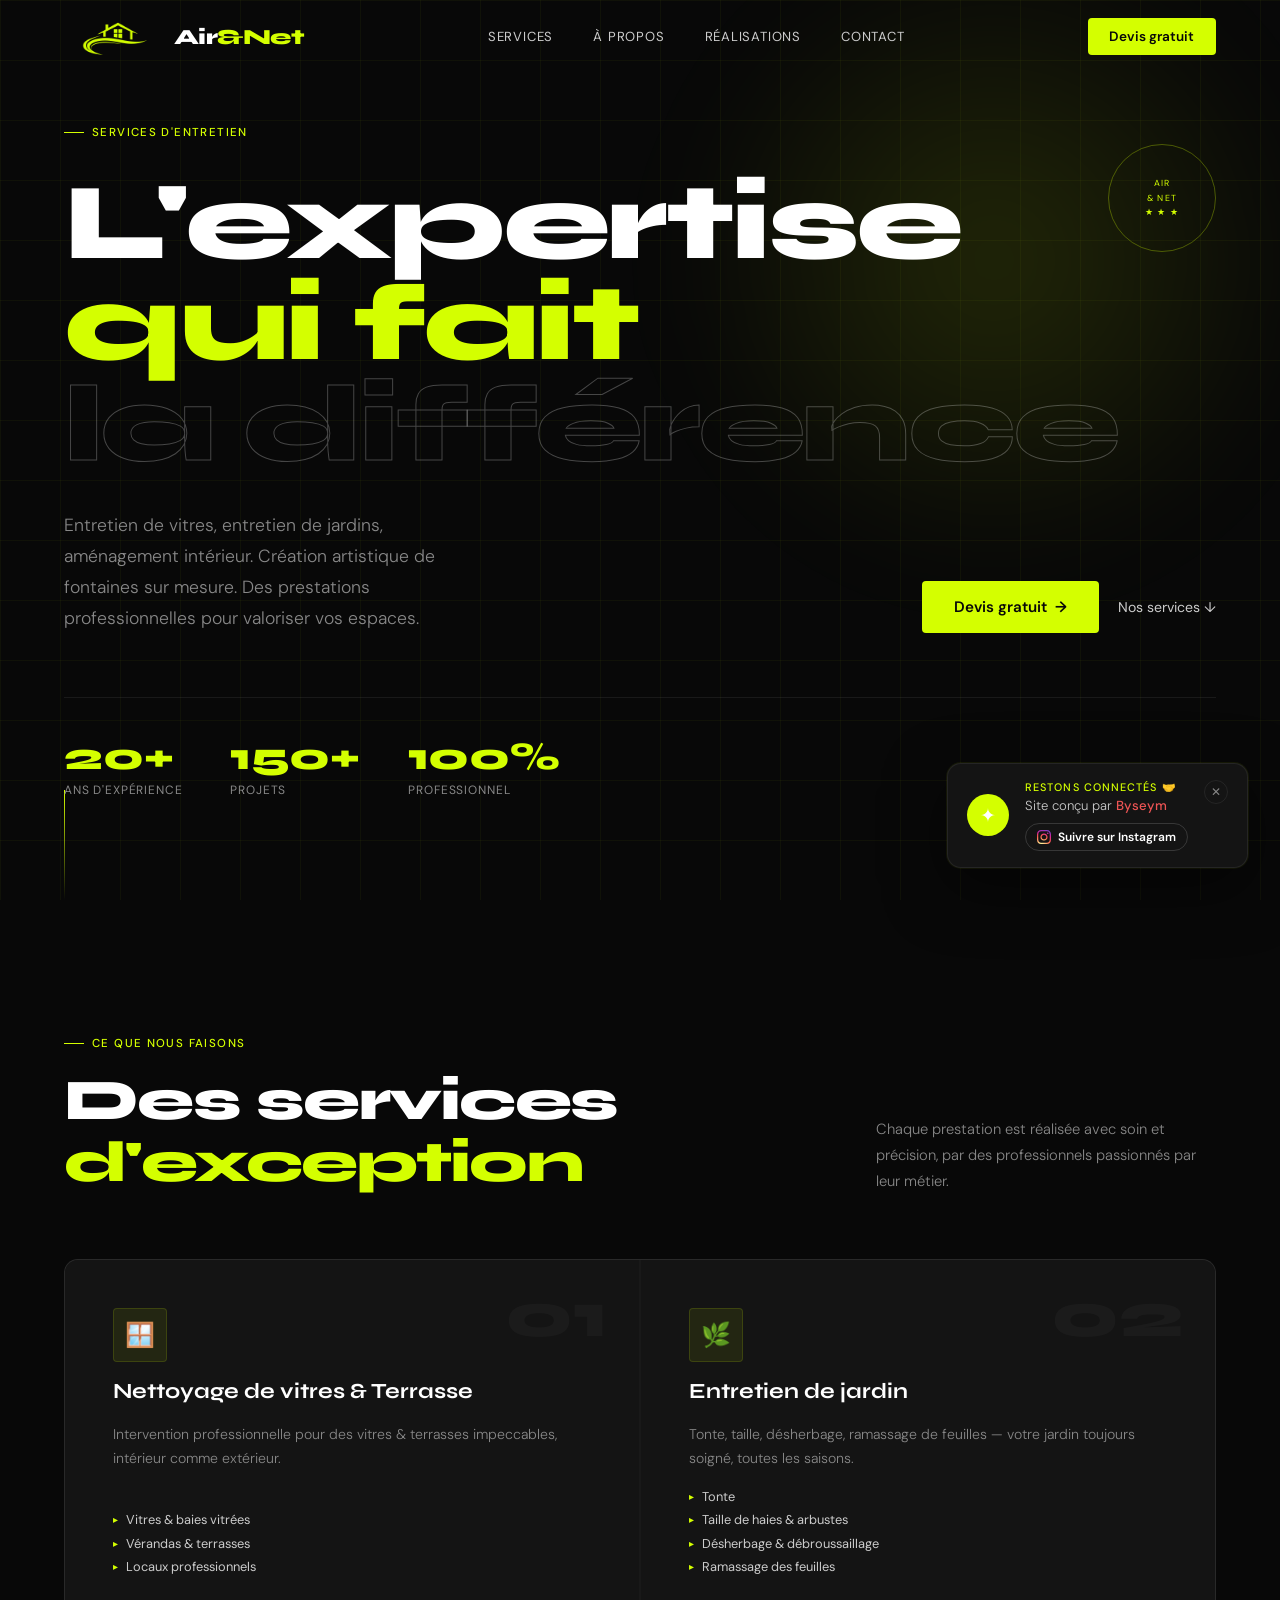
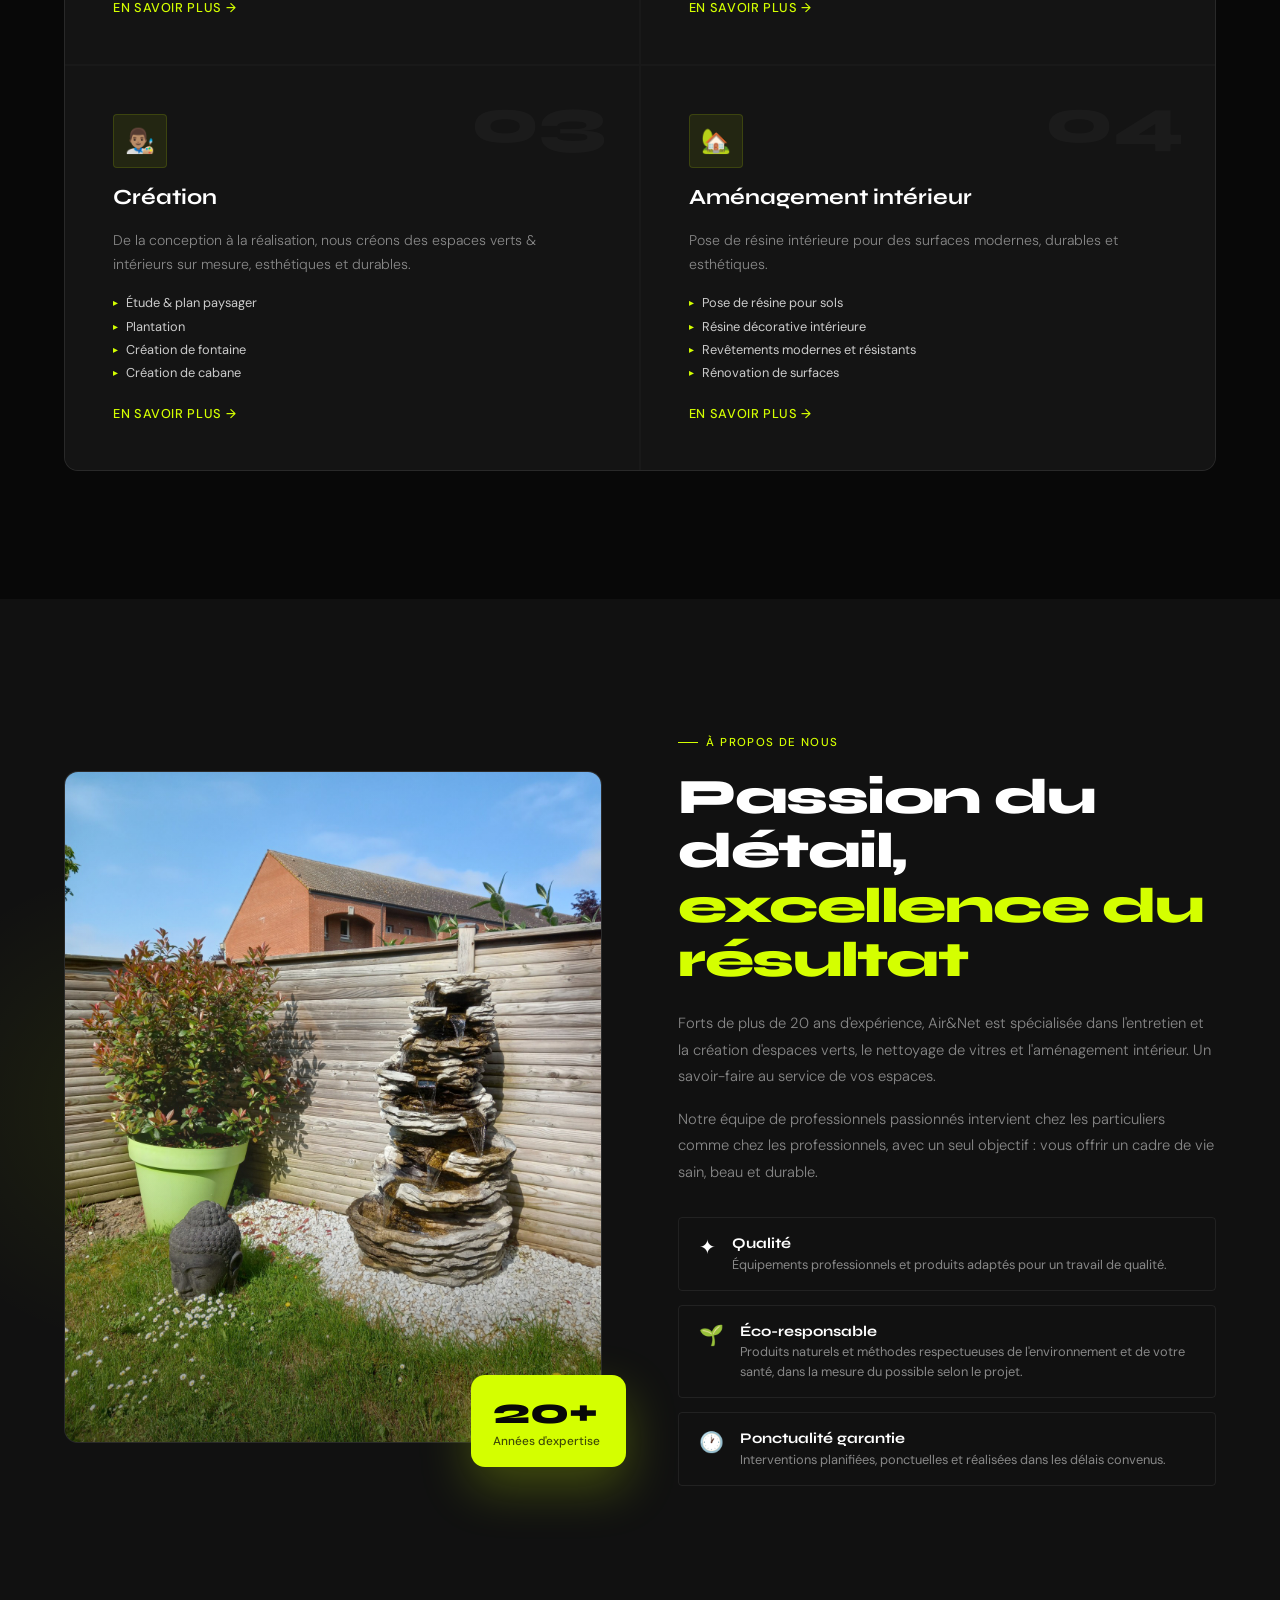
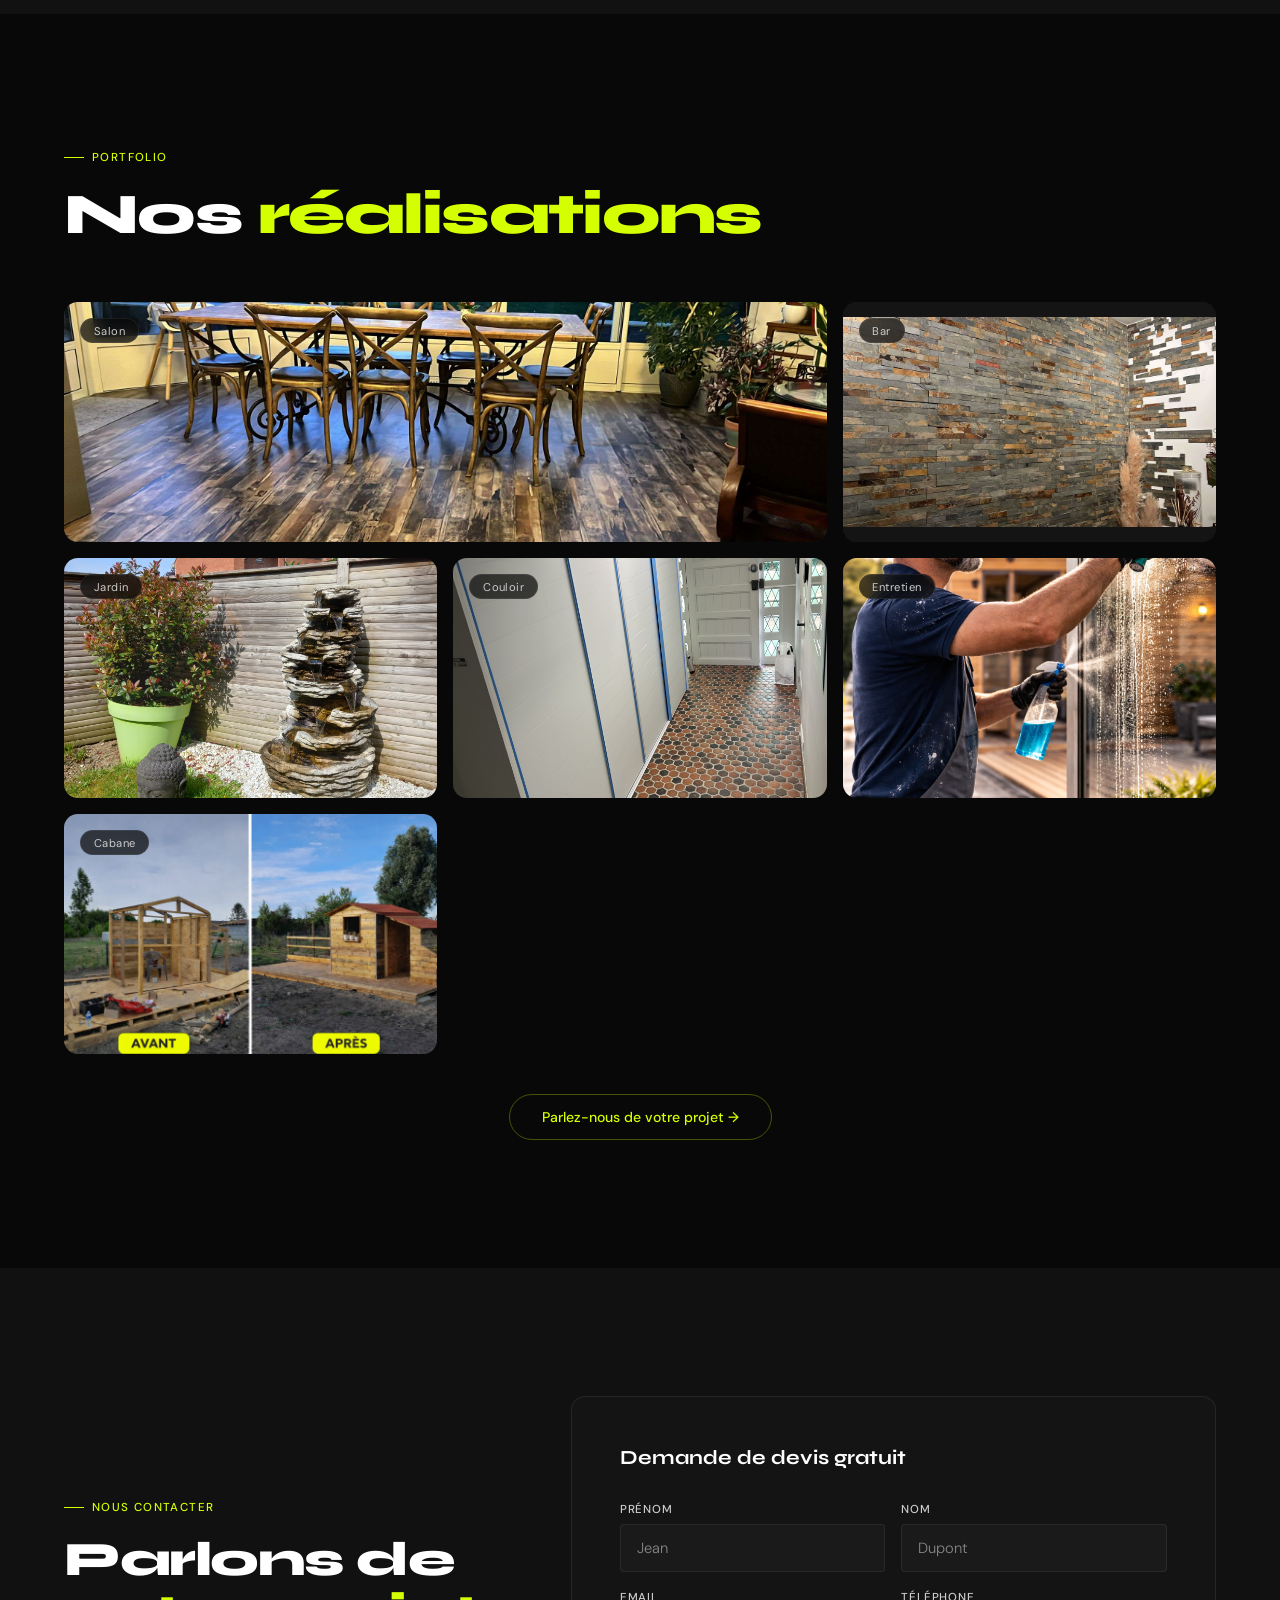
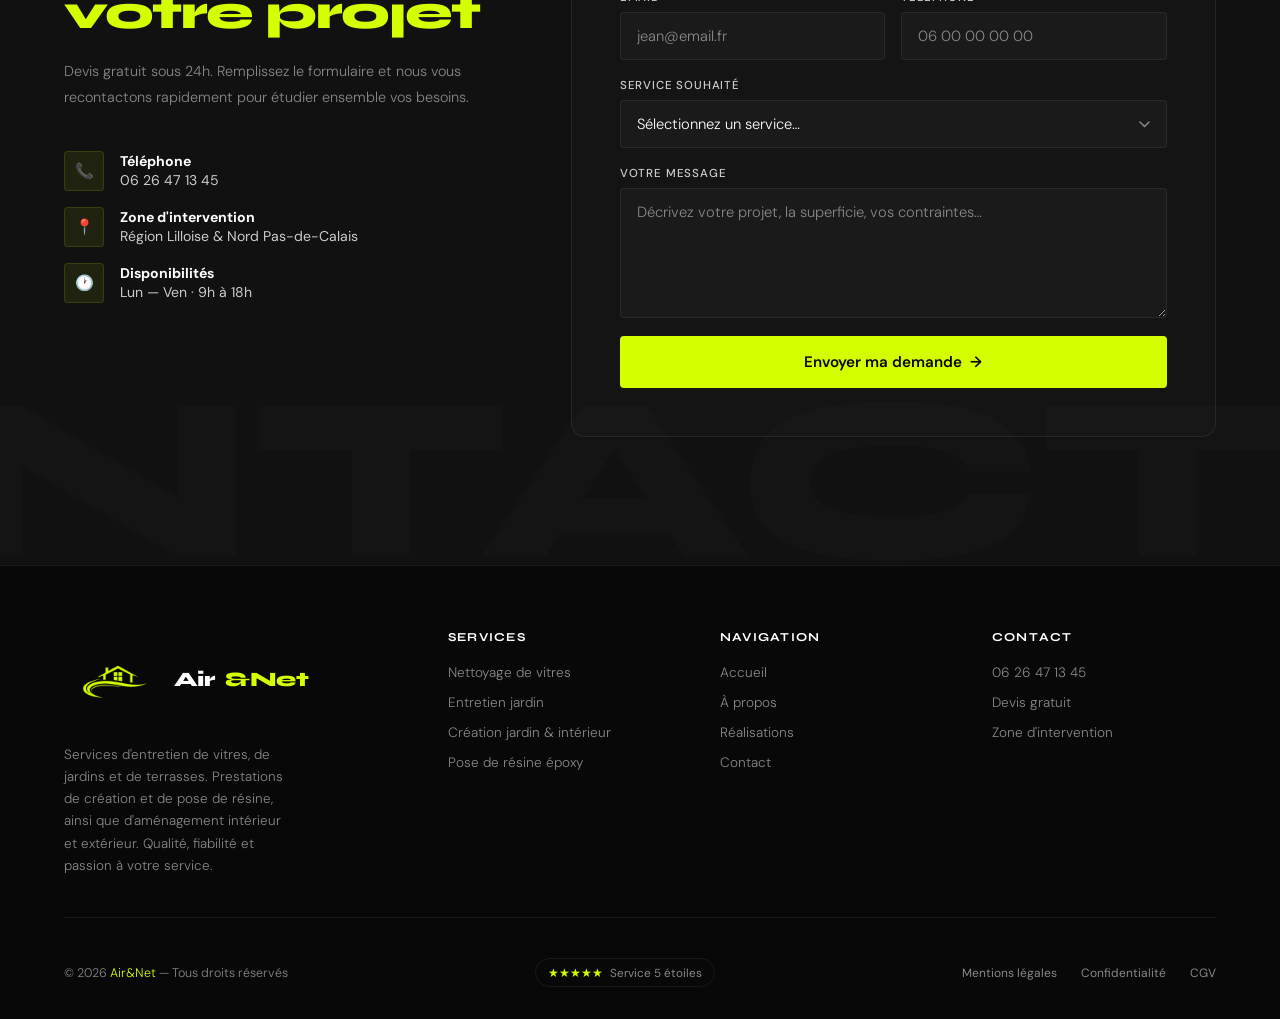
<file: index.html>
<!DOCTYPE html>
<html lang="fr">
<head>
  <meta charset="UTF-8" />
  <meta name="viewport" content="width=device-width, initial-scale=1.0" />

  <!-- ══════════════════════════════════════════
       SEO — INFORMATIONS DE BASE
  ══════════════════════════════════════════ -->
  <title>Air&amp;Net — Nettoyage vitres, jardins, résine époxy | Nord Pas-de-Calais</title>
  <meta name="description" content="Air&amp;Net, expert en nettoyage de vitres, entretien et création de jardins, pose de résine époxy et aménagement intérieur. Intervention dans la région lilloise et le Nord Pas-de-Calais. Devis gratuit sous 24h." />
  <meta name="keywords" content="nettoyage vitres, entretien jardin, création jardin, résine époxy, aménagement intérieur, paysagiste lille, nettoyage fenêtres nord, pose résine sol, espaces verts nord pas de calais, Air Net" />
  <meta name="author" content="Air&amp;Net" />
  <meta name="robots" content="index, follow" />
  <link rel="canonical" href="https://www.airnet-services.fr/" />

  <!-- ══════════════════════════════════════════
       SEO — OPEN GRAPH (partage Facebook / LinkedIn)
  ══════════════════════════════════════════ -->
  <meta property="og:type" content="website" />
  <meta property="og:url" content="https://www.airnet-services.fr/" />
  <meta property="og:title" content="Air&amp;Net — Nettoyage vitres, jardins &amp; résine époxy | Nord" />
  <meta property="og:description" content="Nettoyage de vitres, entretien et création de jardins, pose de résine époxy et aménagement intérieur. Service professionnel dans la région lilloise. Devis gratuit sous 24h." />
  <meta property="og:image" content="https://www.airnet-services.fr/img/og-image.jpg" />
  <meta property="og:image:width" content="1200" />
  <meta property="og:image:height" content="630" />
  <meta property="og:locale" content="fr_FR" />
  <meta property="og:site_name" content="Air&amp;Net" />

  <!-- ══════════════════════════════════════════
       SEO — TWITTER CARD
  ══════════════════════════════════════════ -->
  <meta name="twitter:card" content="summary_large_image" />
  <meta name="twitter:title" content="Air&amp;Net — Nettoyage vitres, jardins &amp; résine époxy | Nord" />
  <meta name="twitter:description" content="Nettoyage de vitres, entretien et création de jardins, pose de résine époxy. Région lilloise. Devis gratuit sous 24h." />
  <meta name="twitter:image" content="https://www.airnet-services.fr/img/og-image.jpg" />

  <!-- ══════════════════════════════════════════
       SEO — DONNÉES STRUCTURÉES JSON-LD
       Google affiche vos infos dans les résultats :
       téléphone, horaires, zone, services
  ══════════════════════════════════════════ -->
  <script type="application/ld+json">
  {
    "@context": "https://schema.org",
    "@type": "LocalBusiness",
    "name": "Air&Net",
    "description": "Services professionnels de nettoyage de vitres, entretien et création de jardins, pose de résine époxy et aménagement intérieur dans le Nord Pas-de-Calais.",
    "url": "https://www.airnet-services.fr",
    "logo": "https://www.airnet-services.fr/img/airnet_logo_transparent.png",
    "image": "https://www.airnet-services.fr/img/og-image.jpg",
    "telephone": "+33626471345",
    "priceRange": "€€",
    "currenciesAccepted": "EUR",
    "paymentAccepted": "Cash, Carte bancaire, Virement",
    "areaServed": {
      "@type": "AdministrativeArea",
      "name": "Nord Pas-de-Calais"
      
    },
    "address": {
      "@type": "PostalAddress",
      "addressRegion": "Nord Pas-de-Calais",
      "addressCountry": "FR"
    },
    "openingHoursSpecification": [
      {
        "@type": "OpeningHoursSpecification",
        "dayOfWeek": ["Monday","Tuesday","Wednesday","Thursday","Friday"],
        "opens": "09:00",
        "closes": "18:00"
      }
    ],
    "sameAs": [
      "https://www.instagram.com/byseym"
    ],
    "hasOfferCatalog": {
      "@type": "OfferCatalog",
      "name": "Services Air&Net",
      "itemListElement": [
        { "@type": "Offer", "itemOffered": { "@type": "Service", "name": "Nettoyage de vitres et terrasses" } },
        { "@type": "Offer", "itemOffered": { "@type": "Service", "name": "Entretien de jardin" } },
        { "@type": "Offer", "itemOffered": { "@type": "Service", "name": "Création de jardin et aménagement extérieur" } },
        { "@type": "Offer", "itemOffered": { "@type": "Service", "name": "Pose de résine époxy" } },
        { "@type": "Offer", "itemOffered": { "@type": "Service", "name": "Aménagement intérieur" } }
      ]
    }
  }
  </script>

  <!-- Favicon -->
  <link rel="icon" type="image/png" href="img/airnet_logo_transparent.png" />
  <link rel="apple-touch-icon" href="img/airnet_logo_transparent.png" />
  <meta name="theme-color" content="#d4ff00" />

  <!-- Google Fonts -->
  <link rel="preconnect" href="https://fonts.googleapis.com" />
  <link rel="preconnect" href="https://fonts.gstatic.com" crossorigin />
  <link href="https://fonts.googleapis.com/css2?family=Syne:wght@400;600;700;800&family=DM+Sans:wght@300;400;500&display=swap" rel="stylesheet" />

  <!-- CSS — un fichier par section -->
  <link rel="stylesheet" href="css/global.css" />
  <link rel="stylesheet" href="css/navbar.css" />
  <link rel="stylesheet" href="css/hero.css" />
  <link rel="stylesheet" href="css/services.css" />
  <link rel="stylesheet" href="css/about.css" />
  <link rel="stylesheet" href="css/realisations.css" />
  <link rel="stylesheet" href="css/contact.css" />
  <link rel="stylesheet" href="css/footer.css" />
  <link rel="stylesheet" href="css/toast.css" />
</head>
<body>

<!-- ════════════════════════════════════════════════
     NAVBAR
════════════════════════════════════════════════ -->
<header class="navbar" id="top">
  <a href="#top" class="nav-logo">
    <div class="nav-logo__icon"><img src="img/airnet_logo_transparent.png" alt="Logo Air&amp;Net" /></div>
    <div class="nav-logo__text">Air<span>&amp;</span><span>Net</span></div>
  </a>

  <nav class="nav-links">
    <a href="#services">Services</a>
    <a href="#about">À propos</a>
    <a href="#realisations">Réalisations</a>
    <a href="#contact">Contact</a>
  </nav>

  <a href="#contact" class="nav-cta">Devis gratuit</a>

  <button class="nav-burger" id="burger" aria-label="Menu">
    <span></span><span></span><span></span>
  </button>
</header>

<!-- Menu mobile -->
<nav class="nav-mobile" id="nav-mobile">
  <a href="#services">Services</a>
  <a href="#about">À propos</a>
  <a href="#realisations">Réalisations</a>
  <a href="#contact">Contact</a>
  <a href="#contact" class="nav-cta">Devis gratuit</a>
</nav>


<!-- ════════════════════════════════════════════════
     HERO
════════════════════════════════════════════════ -->
<section class="hero" id="accueil">
  <div class="hero__bg">
    <div class="hero__grid"></div>
    <div class="hero__blob"></div>
    <div class="hero__line"></div>
  </div>

  <div class="hero__badge" aria-hidden="true">
    <div class="hero__badge-text">Air<br/>&amp; Net<br/>★ ★ ★</div>
  </div>

  <div class="container hero__content">
    <div class="tag hero__tag">Services d'entretien</div>

    <h1 class="hero__title">
      <span>L'expertise</span>
      <span class="line-accent">qui fait</span>
      <span class="line-outline">la différence</span>
    </h1>

    <div class="hero__bottom">
      <p class="hero__desc">
        Entretien de vitres, entretien de jardins, aménagement intérieur.
        Création artistique de fontaines sur mesure.
        Des prestations professionnelles pour valoriser vos espaces.
      </p>
      <div class="hero__actions">
        <a href="#contact" class="btn-primary">
          Devis gratuit <span class="arrow">→</span>
        </a>
        <a href="#services" class="btn-ghost">Nos services ↓</a>
      </div>
    </div>

    <div class="hero__stats">
      <div>
        <div class="stat__number"><span data-count="20" data-suffix="+">0+</span></div>
        <div class="stat__label">Ans d'expérience</div>
      </div>
      <div>
        <div class="stat__number"><span data-count="150" data-suffix="+">0+</span></div>
        <div class="stat__label">Projets</div>
      </div>
      <div>
        <div class="stat__number"><span data-count="100" data-suffix="%">0%</span></div>
        <div class="stat__label">Professionnel</div>
      </div>
    </div>
  </div>
</section>


<!-- ════════════════════════════════════════════════
     SERVICES
════════════════════════════════════════════════ -->
<section class="services section" id="services">
  <div class="container">

    <div class="services__header reveal">
      <div>
        <div class="tag">Ce que nous faisons</div>
        <h2 class="services__title">
          Des services<br /><span class="accent">d'exception</span>
        </h2>
      </div>
      <p class="services__subtitle">
        Chaque prestation est réalisée avec soin et précision, par des professionnels passionnés par leur métier.
      </p>
    </div>

    <div class="services__grid reveal">

      <!-- Carte 1 -->
      <article class="service-card">
        <span class="service-card__num" aria-hidden="true">01</span>
        <div class="service-card__icon">🪟</div>
        <h3 class="service-card__title">Nettoyage de vitres &amp; Terrasse</h3>
        <p class="service-card__desc">
          Intervention professionnelle pour des vitres &amp; terrasses impeccables, intérieur comme extérieur.
        </p>
        <ul class="service-card__list">
          <li>Vitres &amp; baies vitrées</li>
          <li>Vérandas &amp; terrasses</li>
          <li>Locaux professionnels</li>
        </ul>
        <a href="#contact" class="service-card__link">En savoir plus →</a>
      </article>

      <!-- Carte 2 -->
      <article class="service-card">
        <span class="service-card__num" aria-hidden="true">02</span>
        <div class="service-card__icon">🌿</div>
        <h3 class="service-card__title">Entretien de jardin</h3>
        <p class="service-card__desc">
          Tonte, taille, désherbage, ramassage de feuilles — votre jardin toujours soigné, toutes les saisons.
        </p>
        <ul class="service-card__list">
          <li>Tonte</li>
          <li>Taille de haies &amp; arbustes</li>
          <li>Désherbage &amp; débroussaillage</li>
          <li>Ramassage des feuilles</li>
        </ul>
        <a href="#contact" class="service-card__link">En savoir plus →</a>
      </article>

      <!-- Carte 3 -->
      <article class="service-card">
        <span class="service-card__num" aria-hidden="true">03</span>
        <div class="service-card__icon">👨🏽‍🎨</div>
        <h3 class="service-card__title">Création</h3>
        <p class="service-card__desc">
          De la conception à la réalisation, nous créons des espaces verts &amp; intérieurs sur mesure, esthétiques et durables.
        </p>
        <ul class="service-card__list">
          <li>Étude &amp; plan paysager</li>
          <li>Plantation</li>
          <li>Création de fontaine</li>
          <li>Création de cabane</li>
        </ul>
        <a href="#contact" class="service-card__link">En savoir plus →</a>
      </article>

      <!-- Carte 4 -->
      <article class="service-card">
        <span class="service-card__num" aria-hidden="true">04</span>
        <div class="service-card__icon">🏡</div>
        <h3 class="service-card__title">Aménagement intérieur</h3>
        <p class="service-card__desc">
          Pose de résine intérieure pour des surfaces modernes, durables et esthétiques.
        </p>
        <ul class="service-card__list">
          <li>Pose de résine pour sols</li>
          <li>Résine décorative intérieure</li>
          <li>Revêtements modernes et résistants</li>
          <li>Rénovation de surfaces</li>
        </ul>
        <a href="#contact" class="service-card__link">En savoir plus →</a>
      </article>

    </div>
  </div>
</section>


<!-- ════════════════════════════════════════════════
     ABOUT
════════════════════════════════════════════════ -->
<section class="about section" id="about">
  <div class="container about__inner">

    <!-- Visuel -->
    <div class="about__visual reveal">
      <div class="about__frame">
        <img src="img/déco-jardin.jpg" alt="Jardin créé par Air&amp;Net" />
        <div class="about__frame-overlay"></div>
      </div>
      <div class="about__counter">
        <div class="about__counter-num">20+</div>
        <div class="about__counter-label">Années d'expertise</div>
      </div>
    </div>

    <!-- Texte -->
    <div class="about__text-col reveal">
      <div class="tag">À propos de nous</div>
      <h2 class="about__title">
        Passion du détail,<br /><span class="accent">excellence du résultat</span>
      </h2>
      <p class="about__text">
        Forts de plus de 20 ans d'expérience, Air&amp;Net est spécialisée dans l'entretien et la création d'espaces verts,
        le nettoyage de vitres et l'aménagement intérieur. Un savoir-faire au service de vos espaces.
      </p>
      <p class="about__text">
        Notre équipe de professionnels passionnés intervient chez les particuliers comme chez les
        professionnels, avec un seul objectif : vous offrir un cadre de vie sain, beau et durable.
      </p>

      <div class="about__values">
        <div class="about__value">
          <span class="about__value-icon">✦</span>
          <div>
            <div class="about__value-title">Qualité</div>
            <div class="about__value-desc">Équipements professionnels et produits adaptés pour un travail de qualité.</div>
          </div>
        </div>
        <div class="about__value">
          <span class="about__value-icon">🌱</span>
          <div>
            <div class="about__value-title">Éco-responsable</div>
            <div class="about__value-desc">Produits naturels et méthodes respectueuses de l'environnement et de votre santé, dans la mesure du possible selon le projet.</div>
          </div>
        </div>
        <div class="about__value">
          <span class="about__value-icon">🕐</span>
          <div>
            <div class="about__value-title">Ponctualité garantie</div>
            <div class="about__value-desc">Interventions planifiées, ponctuelles et réalisées dans les délais convenus.</div>
          </div>
        </div>
      </div>
    </div>

  </div>
</section>


<!-- ════════════════════════════════════════════════
     RÉALISATIONS
════════════════════════════════════════════════ -->
<section class="realisations section" id="realisations">
  <div class="container">

    <div class="realisations__header reveal">
      <div class="tag">Portfolio</div>
      <h2 class="realisations__title">
        Nos <span class="accent">réalisations</span>
      </h2>
    </div>

    <div class="realisations__grid reveal">

      <article class="real-card real-card--large">
        <div class="real-card__bg"><img src="img/IMG-20260225-WA0007.jpg" alt="Pose de parquet salon et véranda par Air&amp;Net" /></div>
        <div class="real-card__overlay"></div>
        <span class="real-card__badge">Salon</span>
        <div class="real-card__info">
          <div class="real-card__cat">Parquet</div>
          <div class="real-card__title">Pose de parquet pour un salon et une véranda.</div>
        </div>
      </article>

      <article class="real-card">
        <div class="real-card__bg"><img src="img/IMG-20260225-WA0005.jpg" alt="Faïence murale bar par Air&amp;Net" /></div>
        <div class="real-card__overlay"></div>
        <span class="real-card__badge">Bar</span>
        <div class="real-card__info">
          <div class="real-card__cat">Faïence murale</div>
          <div class="real-card__title">Pose de faïence murale pour un bar, création abstraite.</div>
        </div>
      </article>

      <article class="real-card">
        <div class="real-card__bg"><img src="img/déco-jardin.jpg" alt="Création jardin avec fontaine par Air&amp;Net" /></div>
        <div class="real-card__overlay"></div>
        <span class="real-card__badge">Jardin</span>
        <div class="real-card__info">
          <div class="real-card__cat">Création</div>
          <div class="real-card__title">Création jardin avec fontaine</div>
        </div>
      </article>

      <article class="real-card">
        <div class="real-card__bg"><img src="img/interieur.jpg" alt="Pose de carrelage couloir par Air&amp;Net" /></div>
        <div class="real-card__overlay"></div>
        <span class="real-card__badge">Couloir</span>
        <div class="real-card__info">
          <div class="real-card__cat">Carrelage</div>
          <div class="real-card__title">Pose de carrelage au sol pour un couloir.</div>
        </div>
      </article>

      <article class="real-card">
        <div class="real-card__bg"><img src="img/ChatGPT Image 26 févr. 2026, 10_30_51 (1).png" alt="Entretien de vitres par Air&amp;Net" /></div>
        <div class="real-card__overlay"></div>
        <span class="real-card__badge">Entretien</span>
        <div class="real-card__info">
          <div class="real-card__cat">Vitres</div>
          <div class="real-card__title">Entretien de vos vitres, particuliers ou professionnels.</div>
        </div>
      </article>

      <article class="real-card">
        <div class="real-card__bg"><img src="img/cabanee.png" alt="Création cabane dans le jardin par Air&amp;Net" /></div>
        <div class="real-card__overlay"></div>
        <span class="real-card__badge">Cabane</span>
        <div class="real-card__info">
          <div class="real-card__cat">Aménagement extérieur</div>
          <div class="real-card__title">Création d'une cabane dans le jardin</div>
        </div>
      </article>

    </div>

    <div class="realisations__cta reveal">
      <a href="#contact">Parlez-nous de votre projet →</a>
    </div>

  </div>
</section>


<!-- ════════════════════════════════════════════════
     CONTACT
════════════════════════════════════════════════ -->
<section class="contact section" id="contact">
  <div class="container contact__inner">

    <!-- Infos -->
    <div class="contact__info reveal">
      <div class="tag">Nous contacter</div>
      <h2 class="contact__title">
        Parlons de<br /><span class="accent">votre projet</span>
      </h2>
      <p class="contact__desc">
        Devis gratuit sous 24h. Remplissez le formulaire et nous vous recontactons rapidement pour étudier ensemble vos besoins.
      </p>

      <div class="contact__details">
        <div class="contact__detail">
          <div class="contact__detail-icon">📞</div>
          <div><strong>Téléphone</strong>06 26 47 13 45</div>
        </div>
        <div class="contact__detail">
          <div class="contact__detail-icon">📍</div>
          <div><strong>Zone d'intervention</strong>Région Lilloise &amp; Nord Pas-de-Calais</div>
        </div>
        <div class="contact__detail">
          <div class="contact__detail-icon">🕐</div>
          <div><strong>Disponibilités</strong>Lun — Ven · 9h à 18h</div>
        </div>
      </div>
    </div>

    <!-- Formulaire -->
    <div class="contact__form-box reveal">
      <div class="contact__form-content">
        <div class="form-title">Demande de devis gratuit</div>

        <form id="contact-form" novalidate>

          <div class="form-row">
            <div class="form-group">
              <label for="f-prenom">Prénom</label>
              <input type="text" id="f-prenom" name="prenom" placeholder="Jean" required />
              <span class="form-error-msg">Ce champ est requis</span>
            </div>
            <div class="form-group">
              <label for="f-nom">Nom</label>
              <input type="text" id="f-nom" name="nom" placeholder="Dupont" required />
              <span class="form-error-msg">Ce champ est requis</span>
            </div>
          </div>

          <div class="form-row">
            <div class="form-group">
              <label for="f-email">Email</label>
              <input type="email" id="f-email" name="email" placeholder="jean@email.fr" required />
              <span class="form-error-msg">Ce champ est requis</span>
            </div>
            <div class="form-group">
              <label for="f-tel">Téléphone</label>
              <input type="tel" id="f-tel" name="telephone" placeholder="06 00 00 00 00" />
            </div>
          </div>

          <div class="form-group">
            <label for="f-service">Service souhaité</label>
            <select id="f-service" name="service" required>
              <option value="" disabled selected>Sélectionnez un service…</option>
              <option>Nettoyage de vitres &amp; terrasse</option>
              <option>Entretien de jardin</option>
              <option>Création de jardin</option>
              <option>Création intérieure</option>
              <option>Pose de résine époxy</option>
              <option>Aménagement intérieur</option>
              <option>Plusieurs prestations</option>
            </select>
            <span class="form-error-msg">Veuillez choisir un service</span>
          </div>

          <div class="form-group">
            <label for="f-message">Votre message</label>
            <textarea id="f-message" name="message" placeholder="Décrivez votre projet, la superficie, vos contraintes…" required></textarea>
            <span class="form-error-msg">Ce champ est requis</span>
          </div>

          <button type="submit" class="form-submit" id="form-submit">
            Envoyer ma demande <span>→</span>
          </button>
        </form>
      </div>

      <!-- Message de succès -->
      <div class="form-success">
        <div class="form-success__icon">✅</div>
        <div class="form-success__title">Merci <span></span>&nbsp;!</div>
        <p class="form-success__text">
          Votre demande a bien été envoyée. Nous vous recontactons sous 24h pour vous proposer un devis personnalisé.
        </p>
      </div>
    </div>

  </div>
</section>


<!-- ════════════════════════════════════════════════
     FOOTER
════════════════════════════════════════════════ -->
<footer class="footer">
  <div class="footer__top">

    <!-- Marque -->
    <div class="footer__brand">
      <a href="#top" class="footer__logo">
        <div class="footer__logo-icon"><img src="img/airnet_logo_transparent.png" alt="Logo Air&amp;Net" /></div>
        Air<span>&amp;Net</span>
      </a>
      <p class="footer__tagline">
        Services d'entretien de vitres, de jardins et de terrasses.
        Prestations de création et de pose de résine, ainsi que d'aménagement intérieur et extérieur.
        Qualité, fiabilité et passion à votre service.
      </p>
    </div>

    <!-- Services -->
    <div class="footer__col">
      <div class="footer__col-title">Services</div>
      <ul>
        <li><a href="#services">Nettoyage de vitres</a></li>
        <li><a href="#services">Entretien jardin</a></li>
        <li><a href="#services">Création jardin &amp; intérieur</a></li>
        <li><a href="#services">Pose de résine époxy</a></li>
      </ul>
    </div>

    <!-- Navigation -->
    <div class="footer__col">
      <div class="footer__col-title">Navigation</div>
      <ul>
        <li><a href="#accueil">Accueil</a></li>
        <li><a href="#about">À propos</a></li>
        <li><a href="#realisations">Réalisations</a></li>
        <li><a href="#contact">Contact</a></li>
      </ul>
    </div>

    <!-- Contact -->
    <div class="footer__col">
      <div class="footer__col-title">Contact</div>
      <ul>
        <li><a href="tel:+33626471345">06 26 47 13 45</a></li>
        <li><a href="#contact">Devis gratuit</a></li>
        <li><a href="#contact">Zone d'intervention</a></li>
      </ul>
    </div>

  </div>

  <div class="footer__bottom">
    <p class="footer__copy">© <script>document.write(new Date().getFullYear())</script> <span>Air&amp;Net</span> — Tous droits réservés</p>
    <div class="footer__quality"><span>★★★★★</span> Service 5 étoiles</div>
    <nav class="footer__legal">
      <a href="mentions-legales.html">Mentions légales</a>
      <a href="confidentialite.html">Confidentialité</a>
      <a href="conditions.html">CGV</a>
    </nav>
  </div>
</footer>


<!-- TOAST -->
<div class="toast" id="toast" role="alert" aria-live="polite">
  <div class="toast__avatar">✦</div>
  <div class="toast__body">
    <div class="toast__label">Restons connectés 🤝</div>
    <div class="toast__text">
      Site conçu par <strong>Byseym</strong>
    </div>
    <a href="https://www.instagram.com/byseym" target="_blank" rel="noopener" class="toast__btn">
      <svg width="14" height="14" viewBox="0 0 24 24" xmlns="http://www.w3.org/2000/svg">
        <defs>
          <radialGradient id="ig-grad" cx="30%" cy="107%" r="150%">
            <stop offset="0%" stop-color="#fdf497"/>
            <stop offset="5%" stop-color="#fdf497"/>
            <stop offset="45%" stop-color="#fd5949"/>
            <stop offset="60%" stop-color="#d6249f"/>
            <stop offset="90%" stop-color="#285AEB"/>
          </radialGradient>
        </defs>
        <path fill="url(#ig-grad)" d="M12 2.163c3.204 0 3.584.012 4.85.07 3.252.148 4.771 1.691 4.919 4.919.058 1.265.069 1.645.069 4.849 0 3.205-.012 3.584-.069 4.849-.149 3.225-1.664 4.771-4.919 4.919-1.266.058-1.644.07-4.85.07-3.204 0-3.584-.012-4.849-.07-3.26-.149-4.771-1.699-4.919-4.92-.058-1.265-.07-1.644-.07-4.849 0-3.204.013-3.583.07-4.849.149-3.227 1.664-4.771 4.919-4.919 1.266-.057 1.645-.069 4.849-.069zm0-2.163c-3.259 0-3.667.014-4.947.072-4.358.2-6.78 2.618-6.98 6.98-.059 1.281-.073 1.689-.073 4.948 0 3.259.014 3.668.072 4.948.2 4.358 2.618 6.78 6.98 6.98 1.281.058 1.689.072 4.948.072 3.259 0 3.668-.014 4.948-.072 4.354-.2 6.782-2.618 6.979-6.98.059-1.28.073-1.689.073-4.948 0-3.259-.014-3.667-.072-4.947-.196-4.354-2.617-6.78-6.979-6.98-1.281-.059-1.69-.073-4.949-.073zm0 5.838c-3.403 0-6.162 2.759-6.162 6.162s2.759 6.163 6.162 6.163 6.162-2.759 6.162-6.163c0-3.403-2.759-6.162-6.162-6.162zm0 10.162c-2.209 0-4-1.79-4-4 0-2.209 1.791-4 4-4s4 1.791 4 4c0 2.21-1.791 4-4 4zm6.406-11.845c-.796 0-1.441.645-1.441 1.44s.645 1.44 1.441 1.44c.795 0 1.439-.645 1.439-1.44s-.644-1.44-1.439-1.44z"/>
      </svg>
      Suivre sur Instagram
    </a>
  </div>
  <button class="toast__close" id="toast-close" aria-label="Fermer">✕</button>
  <div class="toast__progress" id="toast-progress"></div>
</div>


<!-- JS -->
<script src="js/main.js"></script>
</body>
</html>
</file>
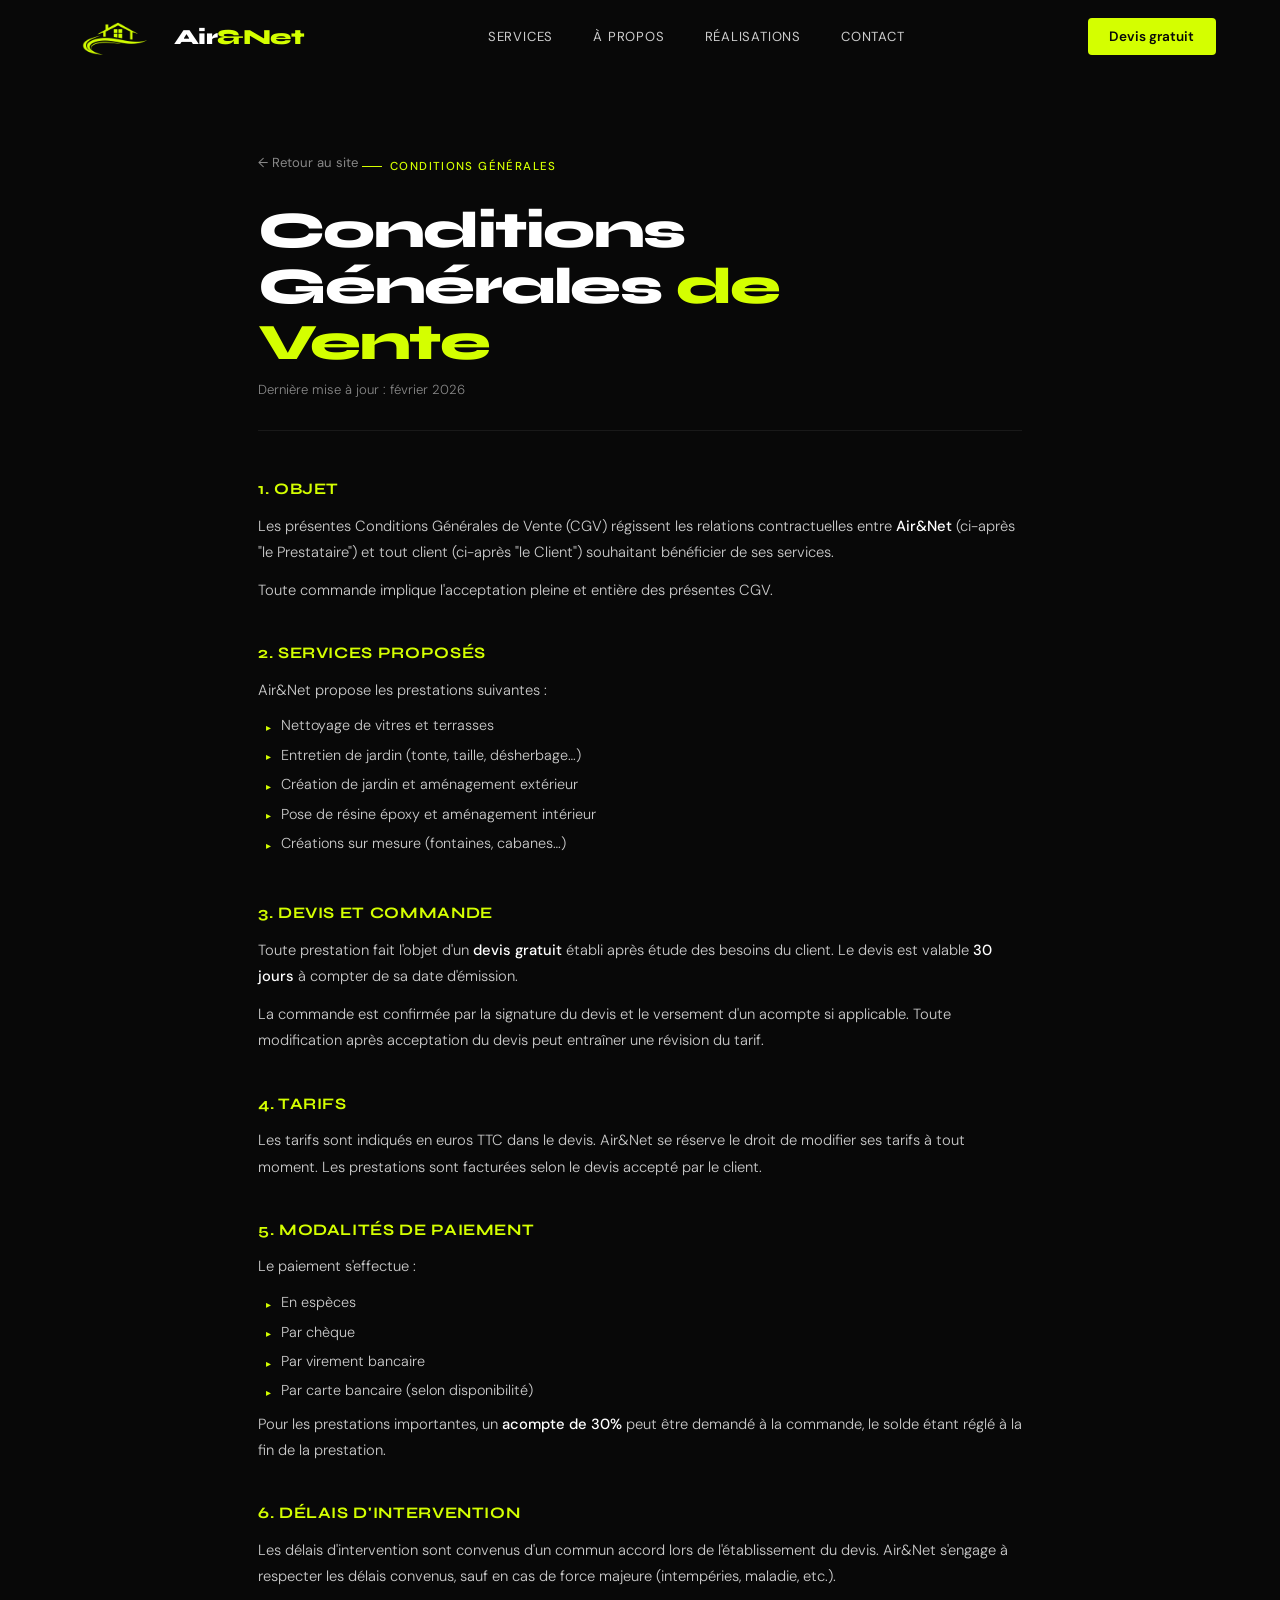
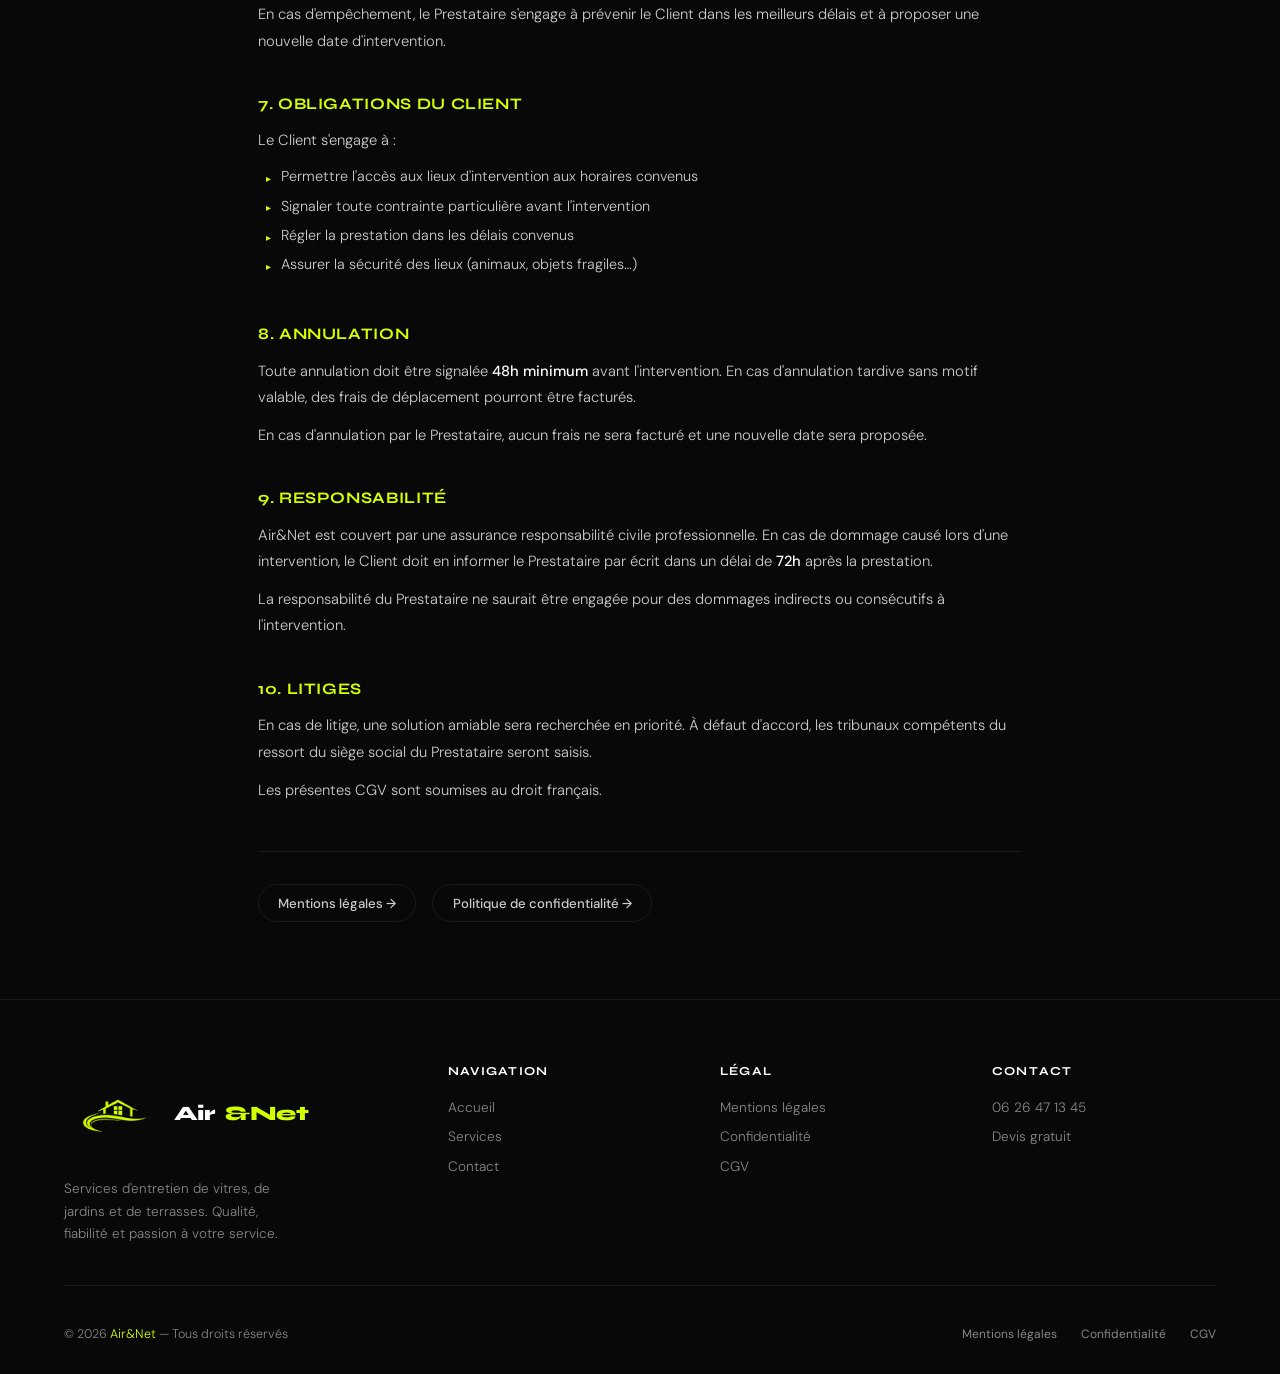
<file: conditions.html>
<!DOCTYPE html>
<html lang="fr">
<head>
  <meta charset="UTF-8" />
  <meta name="viewport" content="width=device-width, initial-scale=1.0" />
  <title>CGV — Air&amp;Net</title>
  <meta name="robots" content="noindex, nofollow" />
  <link rel="preconnect" href="https://fonts.googleapis.com" />
  <link rel="preconnect" href="https://fonts.gstatic.com" crossorigin />
  <link href="https://fonts.googleapis.com/css2?family=Syne:wght@400;600;700;800&family=DM+Sans:wght@300;400;500&display=swap" rel="stylesheet" />
  <link rel="stylesheet" href="css/global.css" />
  <link rel="stylesheet" href="css/navbar.css" />
  <link rel="stylesheet" href="css/footer.css" />
  <link rel="stylesheet" href="css/legal.css" />
</head>
<body>

<!-- NAVBAR -->
<header class="navbar scrolled" id="top">
  <a href="index.html" class="nav-logo">
    <div class="nav-logo__icon"><img src="img/airnet_logo_transparent.png" alt="Logo Air&amp;Net" /></div>
    <div class="nav-logo__text">Air<span>&amp;</span><span>Net</span></div>
  </a>
  <nav class="nav-links">
    <a href="index.html#services">Services</a>
    <a href="index.html#about">À propos</a>
    <a href="index.html#realisations">Réalisations</a>
    <a href="index.html#contact">Contact</a>
  </nav>
  <a href="index.html#contact" class="nav-cta">Devis gratuit</a>
  <button class="nav-burger" id="burger" aria-label="Menu">
    <span></span><span></span><span></span>
  </button>
</header>

<nav class="nav-mobile" id="nav-mobile">
  <a href="index.html#services">Services</a>
  <a href="index.html#about">À propos</a>
  <a href="index.html#realisations">Réalisations</a>
  <a href="index.html#contact">Contact</a>
  <a href="index.html#contact" class="nav-cta">Devis gratuit</a>
</nav>

<!-- CONTENU -->
<main class="legal">
  <div class="container legal__inner">

    <div class="legal__header">
      <a href="index.html" class="legal__back">← Retour au site</a>
      <div class="tag">Conditions générales</div>
      <h1 class="legal__title">Conditions Générales <span class="accent">de Vente</span></h1>
      <p class="legal__date">Dernière mise à jour : février 2026</p>
    </div>

    <div class="legal__content">

      <div class="legal__section">
        <h2>1. Objet</h2>
        <p>Les présentes Conditions Générales de Vente (CGV) régissent les relations contractuelles entre <strong>Air&amp;Net</strong> (ci-après "le Prestataire") et tout client (ci-après "le Client") souhaitant bénéficier de ses services.</p>
        <p>Toute commande implique l'acceptation pleine et entière des présentes CGV.</p>
      </div>

      <div class="legal__section">
        <h2>2. Services proposés</h2>
        <p>Air&amp;Net propose les prestations suivantes :</p>
        <ul>
          <li>Nettoyage de vitres et terrasses</li>
          <li>Entretien de jardin (tonte, taille, désherbage…)</li>
          <li>Création de jardin et aménagement extérieur</li>
          <li>Pose de résine époxy et aménagement intérieur</li>
          <li>Créations sur mesure (fontaines, cabanes…)</li>
        </ul>
      </div>

      <div class="legal__section">
        <h2>3. Devis et commande</h2>
        <p>Toute prestation fait l'objet d'un <strong>devis gratuit</strong> établi après étude des besoins du client. Le devis est valable <strong>30 jours</strong> à compter de sa date d'émission.</p>
        <p>La commande est confirmée par la signature du devis et le versement d'un acompte si applicable. Toute modification après acceptation du devis peut entraîner une révision du tarif.</p>
      </div>

      <div class="legal__section">
        <h2>4. Tarifs</h2>
        <p>Les tarifs sont indiqués en euros TTC dans le devis. Air&amp;Net se réserve le droit de modifier ses tarifs à tout moment. Les prestations sont facturées selon le devis accepté par le client.</p>
      </div>

      <div class="legal__section">
        <h2>5. Modalités de paiement</h2>
        <p>Le paiement s'effectue :</p>
        <ul>
          <li>En espèces</li>
          <li>Par chèque</li>
          <li>Par virement bancaire</li>
          <li>Par carte bancaire (selon disponibilité)</li>
        </ul>
        <p>Pour les prestations importantes, un <strong>acompte de 30%</strong> peut être demandé à la commande, le solde étant réglé à la fin de la prestation.</p>
      </div>

      <div class="legal__section">
        <h2>6. Délais d'intervention</h2>
        <p>Les délais d'intervention sont convenus d'un commun accord lors de l'établissement du devis. Air&amp;Net s'engage à respecter les délais convenus, sauf en cas de force majeure (intempéries, maladie, etc.).</p>
        <p>En cas d'empêchement, le Prestataire s'engage à prévenir le Client dans les meilleurs délais et à proposer une nouvelle date d'intervention.</p>
      </div>

      <div class="legal__section">
        <h2>7. Obligations du client</h2>
        <p>Le Client s'engage à :</p>
        <ul>
          <li>Permettre l'accès aux lieux d'intervention aux horaires convenus</li>
          <li>Signaler toute contrainte particulière avant l'intervention</li>
          <li>Régler la prestation dans les délais convenus</li>
          <li>Assurer la sécurité des lieux (animaux, objets fragiles…)</li>
        </ul>
      </div>

      <div class="legal__section">
        <h2>8. Annulation</h2>
        <p>Toute annulation doit être signalée <strong>48h minimum</strong> avant l'intervention. En cas d'annulation tardive sans motif valable, des frais de déplacement pourront être facturés.</p>
        <p>En cas d'annulation par le Prestataire, aucun frais ne sera facturé et une nouvelle date sera proposée.</p>
      </div>

      <div class="legal__section">
        <h2>9. Responsabilité</h2>
        <p>Air&amp;Net est couvert par une assurance responsabilité civile professionnelle. En cas de dommage causé lors d'une intervention, le Client doit en informer le Prestataire par écrit dans un délai de <strong>72h</strong> après la prestation.</p>
        <p>La responsabilité du Prestataire ne saurait être engagée pour des dommages indirects ou consécutifs à l'intervention.</p>
      </div>

      <div class="legal__section">
        <h2>10. Litiges</h2>
        <p>En cas de litige, une solution amiable sera recherchée en priorité. À défaut d'accord, les tribunaux compétents du ressort du siège social du Prestataire seront saisis.</p>
        <p>Les présentes CGV sont soumises au droit français.</p>
      </div>

    </div>

    <div class="legal__nav">
      <a href="mentions-legales.html" class="legal__nav-link">Mentions légales →</a>
      <a href="confidentialite.html" class="legal__nav-link">Politique de confidentialité →</a>
    </div>

  </div>
</main>

<!-- FOOTER -->
<footer class="footer">
  <div class="footer__top">
    <div class="footer__brand">
      <a href="index.html" class="footer__logo">
        <div class="footer__logo-icon"><img src="img/airnet_logo_transparent.png" alt="Logo Air&amp;Net" /></div>
        Air<span>&amp;Net</span>
      </a>
      <p class="footer__tagline">Services d'entretien de vitres, de jardins et de terrasses. Qualité, fiabilité et passion à votre service.</p>
    </div>
    <div class="footer__col">
      <div class="footer__col-title">Navigation</div>
      <ul>
        <li><a href="index.html">Accueil</a></li>
        <li><a href="index.html#services">Services</a></li>
        <li><a href="index.html#contact">Contact</a></li>
      </ul>
    </div>
    <div class="footer__col">
      <div class="footer__col-title">Légal</div>
      <ul>
        <li><a href="mentions-legales.html">Mentions légales</a></li>
        <li><a href="confidentialite.html">Confidentialité</a></li>
        <li><a href="conditions.html">CGV</a></li>
      </ul>
    </div>
    <div class="footer__col">
      <div class="footer__col-title">Contact</div>
      <ul>
        <li><a href="tel:+33626471345">06 26 47 13 45</a></li>
        <li><a href="index.html#contact">Devis gratuit</a></li>
      </ul>
    </div>
  </div>
  <div class="footer__bottom">
    <p class="footer__copy">© <script>document.write(new Date().getFullYear())</script> <span>Air&amp;Net</span> — Tous droits réservés</p>
    <nav class="footer__legal">
      <a href="mentions-legales.html">Mentions légales</a>
      <a href="confidentialite.html">Confidentialité</a>
      <a href="conditions.html">CGV</a>
    </nav>
  </div>
</footer>

<script src="js/main.js"></script>
</body>
</html>
</file>
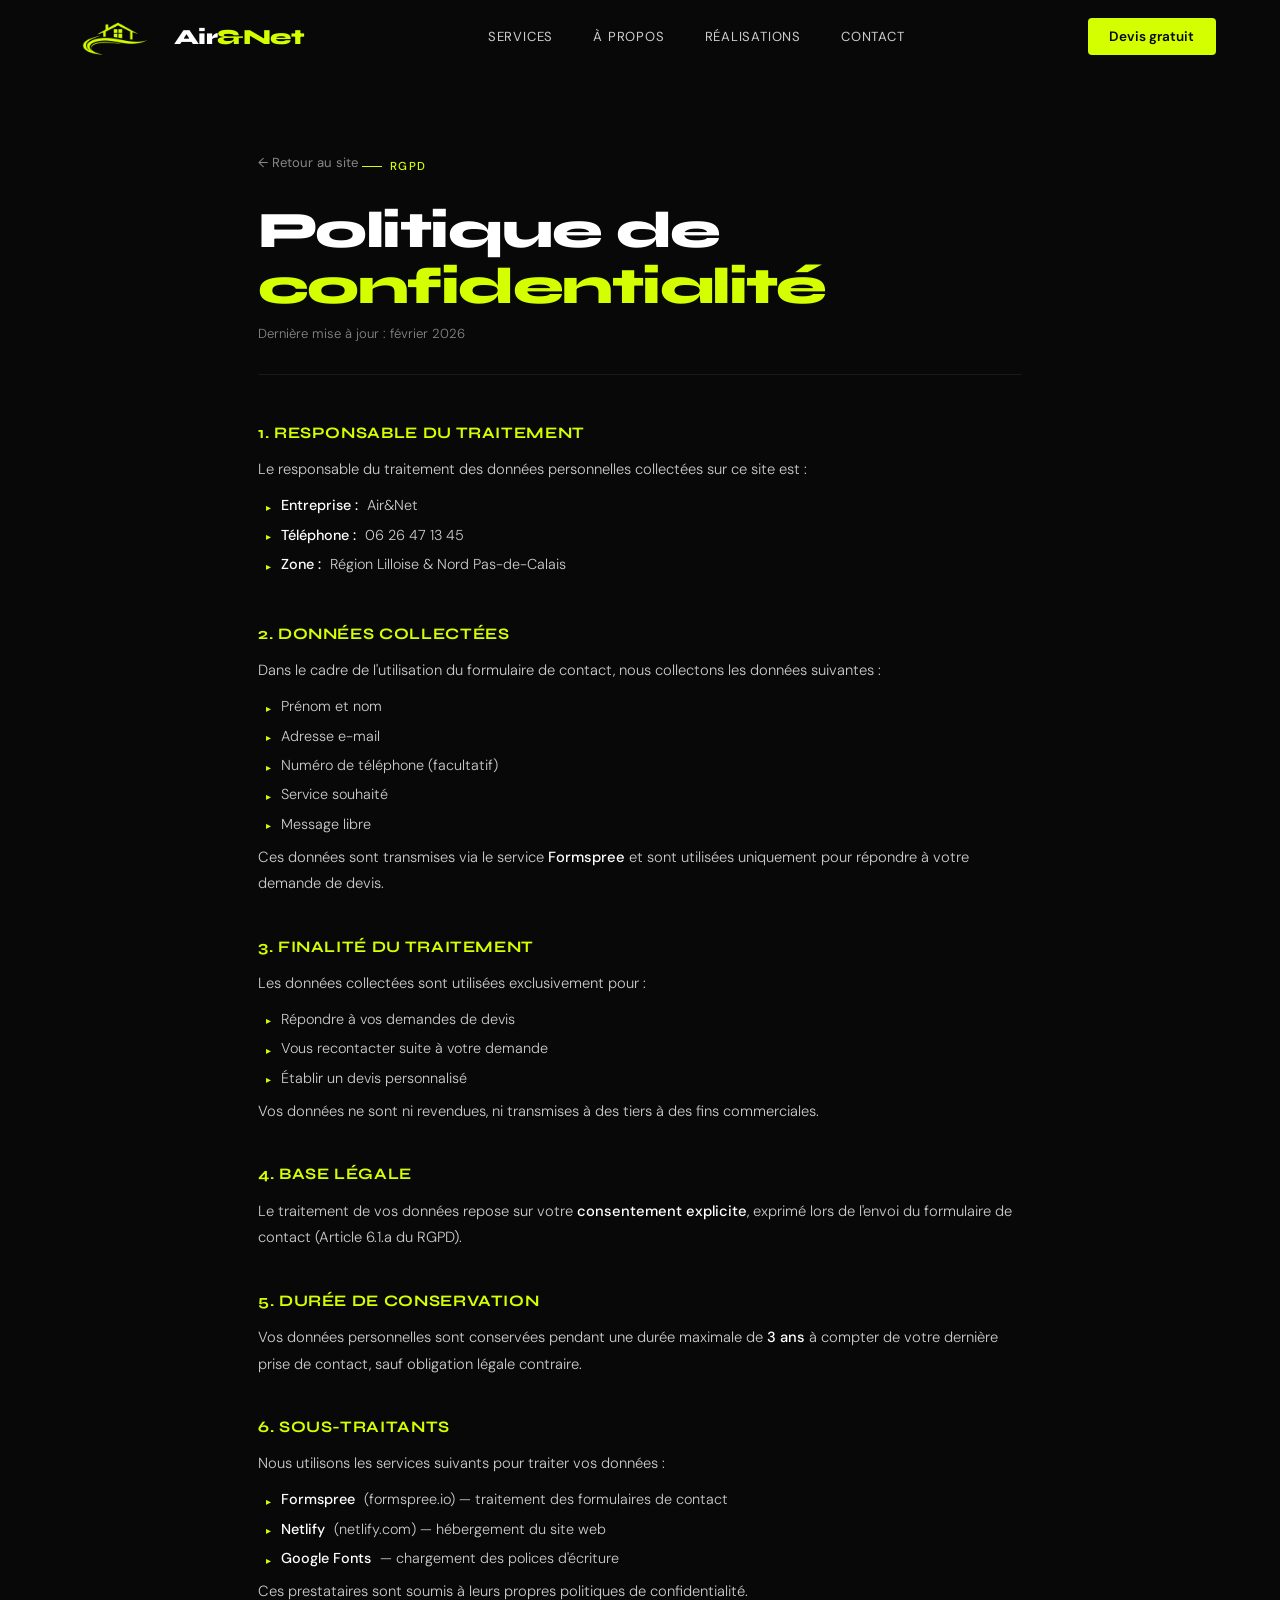
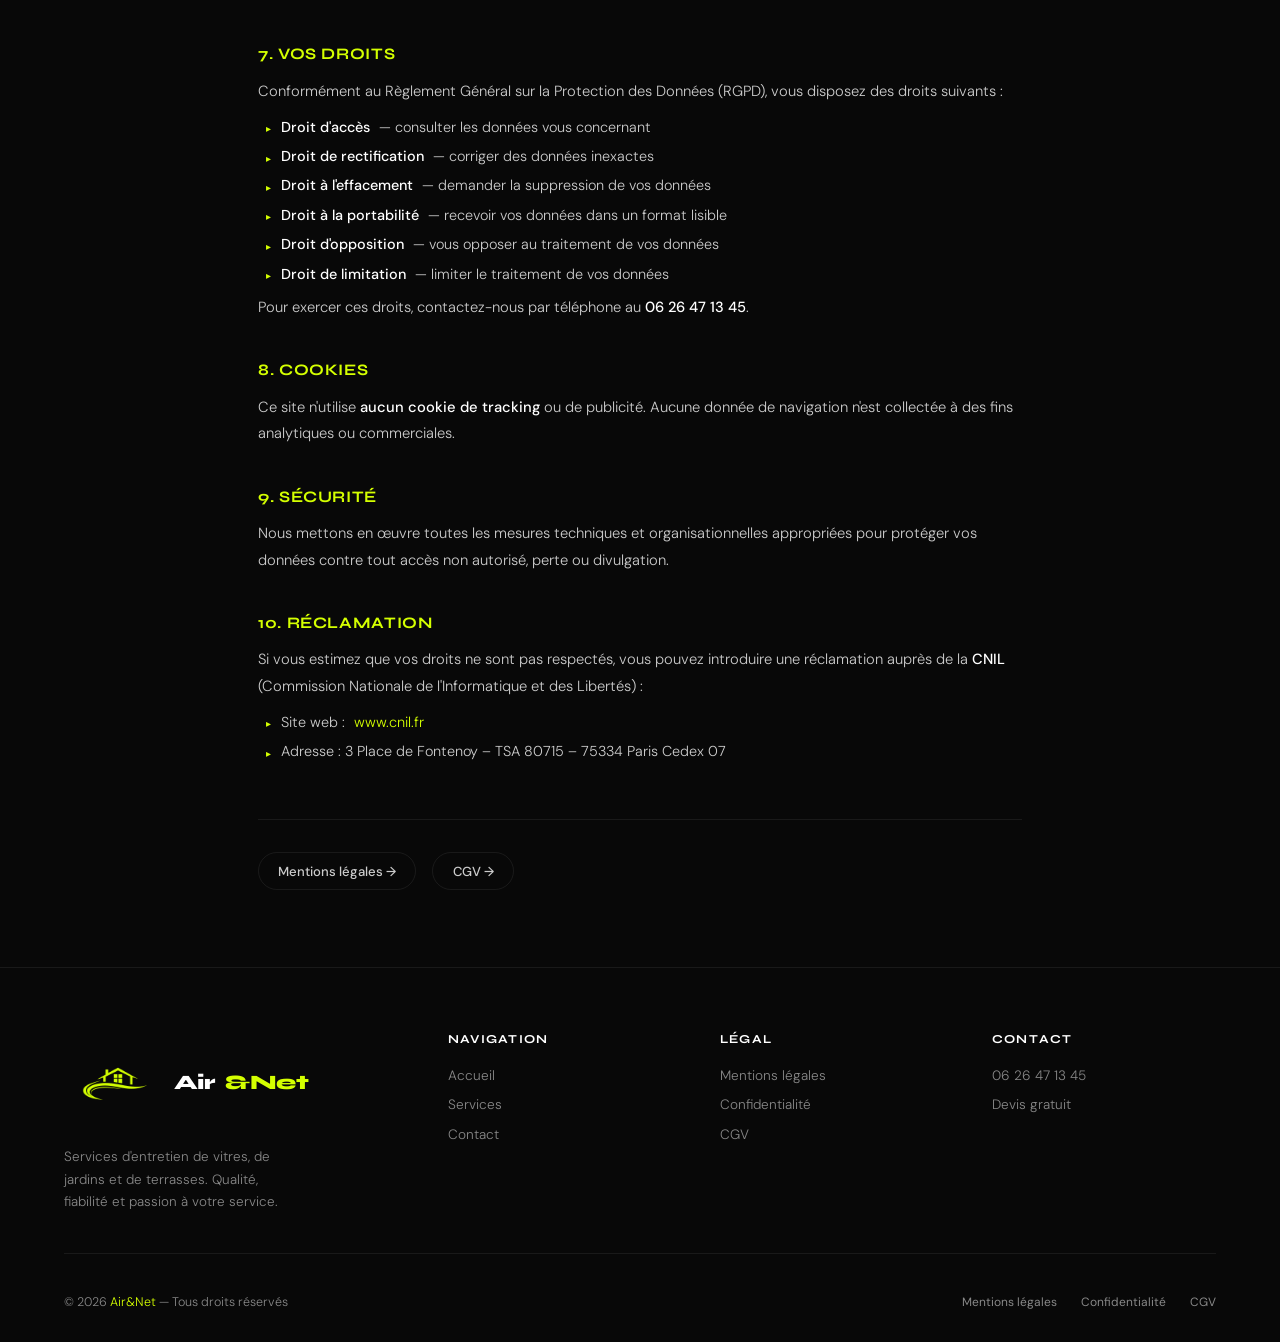
<file: confidentialite.html>
<!DOCTYPE html>
<html lang="fr">
<head>
  <meta charset="UTF-8" />
  <meta name="viewport" content="width=device-width, initial-scale=1.0" />
  <title>Politique de confidentialité — Air&amp;Net</title>
  <meta name="robots" content="noindex, nofollow" />
  <link rel="preconnect" href="https://fonts.googleapis.com" />
  <link rel="preconnect" href="https://fonts.gstatic.com" crossorigin />
  <link href="https://fonts.googleapis.com/css2?family=Syne:wght@400;600;700;800&family=DM+Sans:wght@300;400;500&display=swap" rel="stylesheet" />
  <link rel="stylesheet" href="css/global.css" />
  <link rel="stylesheet" href="css/navbar.css" />
  <link rel="stylesheet" href="css/footer.css" />
  <link rel="stylesheet" href="css/legal.css" />
</head>
<body>

<!-- NAVBAR -->
<header class="navbar scrolled" id="top">
  <a href="index.html" class="nav-logo">
    <div class="nav-logo__icon"><img src="img/airnet_logo_transparent.png" alt="Logo Air&amp;Net" /></div>
    <div class="nav-logo__text">Air<span>&amp;</span><span>Net</span></div>
  </a>
  <nav class="nav-links">
    <a href="index.html#services">Services</a>
    <a href="index.html#about">À propos</a>
    <a href="index.html#realisations">Réalisations</a>
    <a href="index.html#contact">Contact</a>
  </nav>
  <a href="index.html#contact" class="nav-cta">Devis gratuit</a>
  <button class="nav-burger" id="burger" aria-label="Menu">
    <span></span><span></span><span></span>
  </button>
</header>

<nav class="nav-mobile" id="nav-mobile">
  <a href="index.html#services">Services</a>
  <a href="index.html#about">À propos</a>
  <a href="index.html#realisations">Réalisations</a>
  <a href="index.html#contact">Contact</a>
  <a href="index.html#contact" class="nav-cta">Devis gratuit</a>
</nav>

<!-- CONTENU -->
<main class="legal">
  <div class="container legal__inner">

    <div class="legal__header">
      <a href="index.html" class="legal__back">← Retour au site</a>
      <div class="tag">RGPD</div>
      <h1 class="legal__title">Politique de <span class="accent">confidentialité</span></h1>
      <p class="legal__date">Dernière mise à jour : février 2026</p>
    </div>

    <div class="legal__content">

      <div class="legal__section">
        <h2>1. Responsable du traitement</h2>
        <p>Le responsable du traitement des données personnelles collectées sur ce site est :</p>
        <ul>
          <li><strong>Entreprise :</strong> Air&amp;Net</li>
          <li><strong>Téléphone :</strong> 06 26 47 13 45</li>
          <li><strong>Zone :</strong> Région Lilloise &amp; Nord Pas-de-Calais</li>
        </ul>
      </div>

      <div class="legal__section">
        <h2>2. Données collectées</h2>
        <p>Dans le cadre de l'utilisation du formulaire de contact, nous collectons les données suivantes :</p>
        <ul>
          <li>Prénom et nom</li>
          <li>Adresse e-mail</li>
          <li>Numéro de téléphone (facultatif)</li>
          <li>Service souhaité</li>
          <li>Message libre</li>
        </ul>
        <p>Ces données sont transmises via le service <strong>Formspree</strong> et sont utilisées uniquement pour répondre à votre demande de devis.</p>
      </div>

      <div class="legal__section">
        <h2>3. Finalité du traitement</h2>
        <p>Les données collectées sont utilisées exclusivement pour :</p>
        <ul>
          <li>Répondre à vos demandes de devis</li>
          <li>Vous recontacter suite à votre demande</li>
          <li>Établir un devis personnalisé</li>
        </ul>
        <p>Vos données ne sont ni revendues, ni transmises à des tiers à des fins commerciales.</p>
      </div>

      <div class="legal__section">
        <h2>4. Base légale</h2>
        <p>Le traitement de vos données repose sur votre <strong>consentement explicite</strong>, exprimé lors de l'envoi du formulaire de contact (Article 6.1.a du RGPD).</p>
      </div>

      <div class="legal__section">
        <h2>5. Durée de conservation</h2>
        <p>Vos données personnelles sont conservées pendant une durée maximale de <strong>3 ans</strong> à compter de votre dernière prise de contact, sauf obligation légale contraire.</p>
      </div>

      <div class="legal__section">
        <h2>6. Sous-traitants</h2>
        <p>Nous utilisons les services suivants pour traiter vos données :</p>
        <ul>
          <li><strong>Formspree</strong> (formspree.io) — traitement des formulaires de contact</li>
          <li><strong>Netlify</strong> (netlify.com) — hébergement du site web</li>
          <li><strong>Google Fonts</strong> — chargement des polices d'écriture</li>
        </ul>
        <p>Ces prestataires sont soumis à leurs propres politiques de confidentialité.</p>
      </div>

      <div class="legal__section">
        <h2>7. Vos droits</h2>
        <p>Conformément au Règlement Général sur la Protection des Données (RGPD), vous disposez des droits suivants :</p>
        <ul>
          <li><strong>Droit d'accès</strong> — consulter les données vous concernant</li>
          <li><strong>Droit de rectification</strong> — corriger des données inexactes</li>
          <li><strong>Droit à l'effacement</strong> — demander la suppression de vos données</li>
          <li><strong>Droit à la portabilité</strong> — recevoir vos données dans un format lisible</li>
          <li><strong>Droit d'opposition</strong> — vous opposer au traitement de vos données</li>
          <li><strong>Droit de limitation</strong> — limiter le traitement de vos données</li>
        </ul>
        <p>Pour exercer ces droits, contactez-nous par téléphone au <strong>06 26 47 13 45</strong>.</p>
      </div>

      <div class="legal__section">
        <h2>8. Cookies</h2>
        <p>Ce site n'utilise <strong>aucun cookie de tracking</strong> ou de publicité. Aucune donnée de navigation n'est collectée à des fins analytiques ou commerciales.</p>
      </div>

      <div class="legal__section">
        <h2>9. Sécurité</h2>
        <p>Nous mettons en œuvre toutes les mesures techniques et organisationnelles appropriées pour protéger vos données contre tout accès non autorisé, perte ou divulgation.</p>
      </div>

      <div class="legal__section">
        <h2>10. Réclamation</h2>
        <p>Si vous estimez que vos droits ne sont pas respectés, vous pouvez introduire une réclamation auprès de la <strong>CNIL</strong> (Commission Nationale de l'Informatique et des Libertés) :</p>
        <ul>
          <li>Site web : <a href="https://www.cnil.fr" target="_blank" rel="noopener">www.cnil.fr</a></li>
          <li>Adresse : 3 Place de Fontenoy – TSA 80715 – 75334 Paris Cedex 07</li>
        </ul>
      </div>

    </div>

    <div class="legal__nav">
      <a href="mentions-legales.html" class="legal__nav-link">Mentions légales →</a>
      <a href="conditions.html" class="legal__nav-link">CGV →</a>
    </div>

  </div>
</main>

<!-- FOOTER -->
<footer class="footer">
  <div class="footer__top">
    <div class="footer__brand">
      <a href="index.html" class="footer__logo">
        <div class="footer__logo-icon"><img src="img/airnet_logo_transparent.png" alt="Logo Air&amp;Net" /></div>
        Air<span>&amp;Net</span>
      </a>
      <p class="footer__tagline">Services d'entretien de vitres, de jardins et de terrasses. Qualité, fiabilité et passion à votre service.</p>
    </div>
    <div class="footer__col">
      <div class="footer__col-title">Navigation</div>
      <ul>
        <li><a href="index.html">Accueil</a></li>
        <li><a href="index.html#services">Services</a></li>
        <li><a href="index.html#contact">Contact</a></li>
      </ul>
    </div>
    <div class="footer__col">
      <div class="footer__col-title">Légal</div>
      <ul>
        <li><a href="mentions-legales.html">Mentions légales</a></li>
        <li><a href="confidentialite.html">Confidentialité</a></li>
        <li><a href="conditions.html">CGV</a></li>
      </ul>
    </div>
    <div class="footer__col">
      <div class="footer__col-title">Contact</div>
      <ul>
        <li><a href="tel:+33626471345">06 26 47 13 45</a></li>
        <li><a href="index.html#contact">Devis gratuit</a></li>
      </ul>
    </div>
  </div>
  <div class="footer__bottom">
    <p class="footer__copy">© <script>document.write(new Date().getFullYear())</script> <span>Air&amp;Net</span> — Tous droits réservés</p>
    <nav class="footer__legal">
      <a href="mentions-legales.html">Mentions légales</a>
      <a href="confidentialite.html">Confidentialité</a>
      <a href="conditions.html">CGV</a>
    </nav>
  </div>
</footer>

<script src="js/main.js"></script>
</body>
</html>
</file>
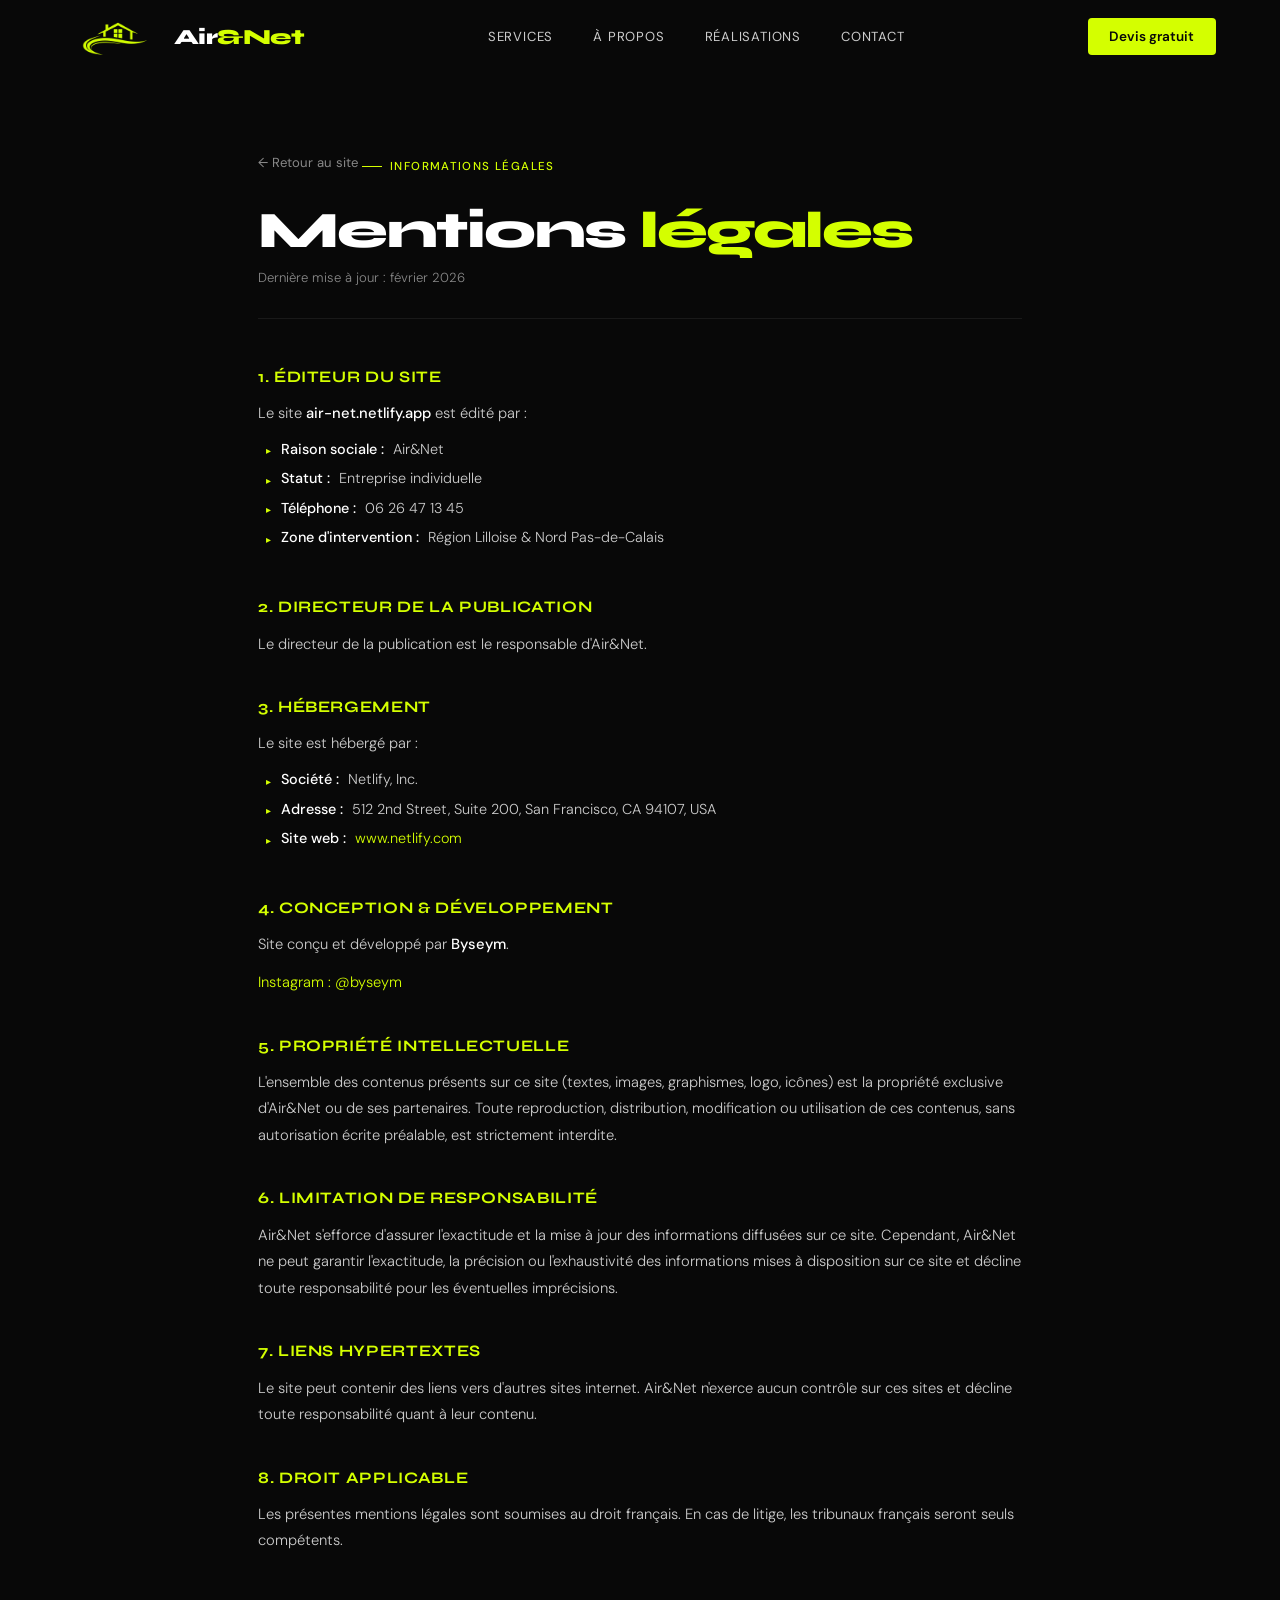
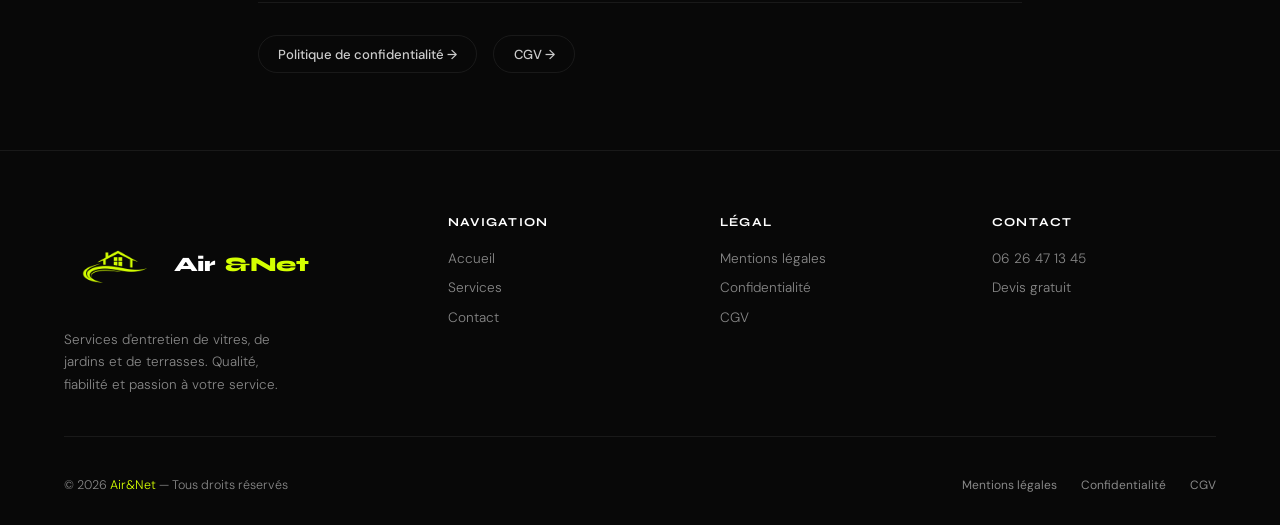
<file: mentions-legales.html>
<!DOCTYPE html>
<html lang="fr">
<head>
  <meta charset="UTF-8" />
  <meta name="viewport" content="width=device-width, initial-scale=1.0" />
  <title>Mentions légales — Air&amp;Net</title>
  <meta name="robots" content="noindex, nofollow" />
  <link rel="preconnect" href="https://fonts.googleapis.com" />
  <link rel="preconnect" href="https://fonts.gstatic.com" crossorigin />
  <link href="https://fonts.googleapis.com/css2?family=Syne:wght@400;600;700;800&family=DM+Sans:wght@300;400;500&display=swap" rel="stylesheet" />
  <link rel="stylesheet" href="css/global.css" />
  <link rel="stylesheet" href="css/navbar.css" />
  <link rel="stylesheet" href="css/footer.css" />
  <link rel="stylesheet" href="css/legal.css" />
</head>
<body>

<!-- NAVBAR -->
<header class="navbar scrolled" id="top">
  <a href="index.html" class="nav-logo">
    <div class="nav-logo__icon"><img src="img/airnet_logo_transparent.png" alt="Logo Air&amp;Net" /></div>
    <div class="nav-logo__text">Air<span>&amp;</span><span>Net</span></div>
  </a>
  <nav class="nav-links">
    <a href="index.html#services">Services</a>
    <a href="index.html#about">À propos</a>
    <a href="index.html#realisations">Réalisations</a>
    <a href="index.html#contact">Contact</a>
  </nav>
  <a href="index.html#contact" class="nav-cta">Devis gratuit</a>
  <button class="nav-burger" id="burger" aria-label="Menu">
    <span></span><span></span><span></span>
  </button>
</header>

<nav class="nav-mobile" id="nav-mobile">
  <a href="index.html#services">Services</a>
  <a href="index.html#about">À propos</a>
  <a href="index.html#realisations">Réalisations</a>
  <a href="index.html#contact">Contact</a>
  <a href="index.html#contact" class="nav-cta">Devis gratuit</a>
</nav>

<!-- CONTENU -->
<main class="legal">
  <div class="container legal__inner">

    <div class="legal__header">
      <a href="index.html" class="legal__back">← Retour au site</a>
      <div class="tag">Informations légales</div>
      <h1 class="legal__title">Mentions <span class="accent">légales</span></h1>
      <p class="legal__date">Dernière mise à jour : février 2026</p>
    </div>

    <div class="legal__content">

      <div class="legal__section">
        <h2>1. Éditeur du site</h2>
        <p>Le site <strong>air-net.netlify.app</strong> est édité par :</p>
        <ul>
          <li><strong>Raison sociale :</strong> Air&amp;Net</li>
          <li><strong>Statut :</strong> Entreprise individuelle</li>
          <li><strong>Téléphone :</strong> 06 26 47 13 45</li>
          <li><strong>Zone d'intervention :</strong> Région Lilloise &amp; Nord Pas-de-Calais</li>
        </ul>
      </div>

      <div class="legal__section">
        <h2>2. Directeur de la publication</h2>
        <p>Le directeur de la publication est le responsable d'Air&amp;Net.</p>
      </div>

      <div class="legal__section">
        <h2>3. Hébergement</h2>
        <p>Le site est hébergé par :</p>
        <ul>
          <li><strong>Société :</strong> Netlify, Inc.</li>
          <li><strong>Adresse :</strong> 512 2nd Street, Suite 200, San Francisco, CA 94107, USA</li>
          <li><strong>Site web :</strong> <a href="https://www.netlify.com" target="_blank" rel="noopener">www.netlify.com</a></li>
        </ul>
      </div>

      <div class="legal__section">
        <h2>4. Conception &amp; développement</h2>
        <p>Site conçu et développé par <strong>Byseym</strong>.</p>
        <p>
          <a href="https://www.instagram.com/byseym" target="_blank" rel="noopener">Instagram : @byseym</a>
        </p>
      </div>

      <div class="legal__section">
        <h2>5. Propriété intellectuelle</h2>
        <p>L'ensemble des contenus présents sur ce site (textes, images, graphismes, logo, icônes) est la propriété exclusive d'Air&amp;Net ou de ses partenaires. Toute reproduction, distribution, modification ou utilisation de ces contenus, sans autorisation écrite préalable, est strictement interdite.</p>
      </div>

      <div class="legal__section">
        <h2>6. Limitation de responsabilité</h2>
        <p>Air&amp;Net s'efforce d'assurer l'exactitude et la mise à jour des informations diffusées sur ce site. Cependant, Air&amp;Net ne peut garantir l'exactitude, la précision ou l'exhaustivité des informations mises à disposition sur ce site et décline toute responsabilité pour les éventuelles imprécisions.</p>
      </div>

      <div class="legal__section">
        <h2>7. Liens hypertextes</h2>
        <p>Le site peut contenir des liens vers d'autres sites internet. Air&amp;Net n'exerce aucun contrôle sur ces sites et décline toute responsabilité quant à leur contenu.</p>
      </div>

      <div class="legal__section">
        <h2>8. Droit applicable</h2>
        <p>Les présentes mentions légales sont soumises au droit français. En cas de litige, les tribunaux français seront seuls compétents.</p>
      </div>

    </div>

    <div class="legal__nav">
      <a href="confidentialite.html" class="legal__nav-link">Politique de confidentialité →</a>
      <a href="conditions.html" class="legal__nav-link">CGV →</a>
    </div>

  </div>
</main>

<!-- FOOTER -->
<footer class="footer">
  <div class="footer__top">
    <div class="footer__brand">
      <a href="index.html" class="footer__logo">
        <div class="footer__logo-icon"><img src="img/airnet_logo_transparent.png" alt="Logo Air&amp;Net" /></div>
        Air<span>&amp;Net</span>
      </a>
      <p class="footer__tagline">Services d'entretien de vitres, de jardins et de terrasses. Qualité, fiabilité et passion à votre service.</p>
    </div>
    <div class="footer__col">
      <div class="footer__col-title">Navigation</div>
      <ul>
        <li><a href="index.html">Accueil</a></li>
        <li><a href="index.html#services">Services</a></li>
        <li><a href="index.html#contact">Contact</a></li>
      </ul>
    </div>
    <div class="footer__col">
      <div class="footer__col-title">Légal</div>
      <ul>
        <li><a href="mentions-legales.html">Mentions légales</a></li>
        <li><a href="confidentialite.html">Confidentialité</a></li>
        <li><a href="conditions.html">CGV</a></li>
      </ul>
    </div>
    <div class="footer__col">
      <div class="footer__col-title">Contact</div>
      <ul>
        <li><a href="tel:+33626471345">06 26 47 13 45</a></li>
        <li><a href="index.html#contact">Devis gratuit</a></li>
      </ul>
    </div>
  </div>
  <div class="footer__bottom">
    <p class="footer__copy">© <script>document.write(new Date().getFullYear())</script> <span>Air&amp;Net</span> — Tous droits réservés</p>
    <nav class="footer__legal">
      <a href="mentions-legales.html">Mentions légales</a>
      <a href="confidentialite.html">Confidentialité</a>
      <a href="conditions.html">CGV</a>
    </nav>
  </div>
</footer>

<script src="js/main.js"></script>
</body>
</html>
</file>
<file: css/global.css>
/* ================================================
   GLOBAL.CSS — Variables, Reset, Utilitaires
   ================================================ */

@import url('https://fonts.googleapis.com/css2?family=Syne:wght@400;600;700;800&family=DM+Sans:wght@300;400;500&display=swap');

:root {
  --noir:        #080808;
  --noir-2:      #111111;
  --noir-3:      #1a1a1a;
  --noir-carte:  #141414;
  --jaune:       #d4ff00;
  --jaune-hover: #c2eb00;
  --jaune-pale:  rgba(212, 255, 0, 0.08);
  --jaune-glow:  rgba(212, 255, 0, 0.28);
  --blanc:       #ffffff;
  --gris:        #888888;
  --gris-clair:  #cccccc;
  --bordure:     rgba(255, 255, 255, 0.07);

  --font-display: 'Syne', sans-serif;
  --font-body:    'DM Sans', sans-serif;

  --radius:    4px;
  --radius-lg: 14px;
  --transition:      0.3s cubic-bezier(0.4, 0, 0.2, 1);
  --transition-slow: 0.6s cubic-bezier(0.4, 0, 0.2, 1);
  --max-w: 1280px;
}

/* ── Reset ── */
*, *::before, *::after { margin: 0; padding: 0; box-sizing: border-box; }

html { scroll-behavior: smooth; font-size: 16px; }

body {
  font-family: var(--font-body);
  background: var(--noir);
  color: var(--blanc);
  overflow-x: hidden;
  -webkit-font-smoothing: antialiased;
}

::selection { background: var(--jaune); color: var(--noir); }

a { text-decoration: none; color: inherit; }
img { max-width: 100%; display: block; }
button { cursor: pointer; font-family: var(--font-body); border: none; background: none; }
ul { list-style: none; }

/* ── Scrollbar ── */
::-webkit-scrollbar { width: 5px; }
::-webkit-scrollbar-track { background: var(--noir); }
::-webkit-scrollbar-thumb { background: var(--jaune); border-radius: 3px; }

/* ── Container ── */
.container {
  max-width: var(--max-w);
  margin: 0 auto;
  width: 100%;
  padding: 0 clamp(1.5rem, 5vw, 5rem);
}

/* ── Section padding ── */
.section {
  padding: clamp(5rem, 10vw, 9rem) 0;
}

/* ── Tag label ── */
.tag {
  display: inline-flex;
  align-items: center;
  gap: .5rem;
  font-size: .72rem;
  font-weight: 500;
  letter-spacing: .12em;
  text-transform: uppercase;
  color: var(--jaune);
  margin-bottom: 1.2rem;
}
.tag::before {
  content: '';
  width: 20px; height: 1px;
  background: var(--jaune);
}

/* ── Accent ── */
.accent { color: var(--jaune); }

/* ── Animations ── */
@keyframes fadeUp {
  from { opacity: 0; transform: translateY(28px); }
  to   { opacity: 1; transform: translateY(0); }
}
@keyframes fadeIn {
  from { opacity: 0; } to { opacity: 1; }
}
@keyframes blobPulse {
  from { transform: scale(1); opacity: .6; }
  to   { transform: scale(1.12); opacity: 1; }
}
@keyframes rotateSpin {
  from { transform: rotate(0deg); } to { transform: rotate(360deg); }
}

/* ── Reveal on scroll ── */
.reveal {
  opacity: 0;
  transform: translateY(30px);
  transition: opacity .7s ease, transform .7s ease;
}
.reveal.visible {
  opacity: 1;
  transform: translateY(0);
}
</file>
<file: css/navbar.css>
/* ================================================
   NAVBAR.CSS
   ================================================ */

.navbar {
  position: fixed;
  top: 0; left: 0; right: 0;
  z-index: 1000;
  height: 74px;
  display: flex;
  align-items: center;
  padding: 0 clamp(1.5rem, 5vw, 5rem);
  justify-content: space-between;
  transition: background var(--transition), border-color var(--transition);
  border-bottom: 1px solid transparent;
}
.navbar.scrolled {
  background: rgba(8,8,8,.95);
  backdrop-filter: blur(18px);
  border-bottom-color: var(--bordure);
}

/* Logo */
.nav-logo {
  display: flex;
  align-items: center;
  gap: .6rem;
  font-family: var(--font-display);
  font-size: 1.35rem;
  font-weight: 800;
  letter-spacing: -.02em;
  transition: opacity var(--transition);
}
.nav-logo:hover { opacity: .8; }
.nav-logo__icon {
  width: 100px; height: 34px;
  
  display: flex; align-items: center; justify-content: center;
  font-size: 1rem;
}
.nav-logo__text span { color: var(--jaune); }



/* Links */
.nav-links {
  display: flex;
  align-items: center;
  gap: 2.5rem;
}
.nav-links a {
  font-size: .82rem;
  letter-spacing: .06em;
  text-transform: uppercase;
  color: var(--gris-clair);
  position: relative;
  transition: color var(--transition);
}
.nav-links a::after {
  content: '';
  position: absolute;
  bottom: -4px; left: 0;
  width: 0; height: 1px;
  background: var(--jaune);
  transition: width var(--transition);
}
.nav-links a:hover { color: var(--blanc); }
.nav-links a:hover::after { width: 100%; }

/* CTA */
.nav-cta {
  padding: .62rem 1.35rem;
  background: var(--jaune);
  color: var(--noir);
  font-weight: 600;
  font-size: .85rem;
  border-radius: var(--radius);
  transition: background var(--transition), transform var(--transition), box-shadow var(--transition);
}
.nav-cta:hover {
  background: var(--jaune-hover);
  transform: translateY(-1px);
  box-shadow: 0 8px 28px var(--jaune-glow);
}

/* Burger */
.nav-burger {
  display: none;
  flex-direction: column;
  gap: 5px;
  padding: 4px;
}
.nav-burger span {
  display: block;
  width: 24px; height: 1.5px;
  background: var(--blanc);
  transition: transform var(--transition), opacity var(--transition);
}
.nav-burger.open span:nth-child(1) { transform: translateY(6.5px) rotate(45deg); }
.nav-burger.open span:nth-child(2) { opacity: 0; }
.nav-burger.open span:nth-child(3) { transform: translateY(-6.5px) rotate(-45deg); }

/* Mobile menu */
.nav-mobile {
  display: none;
  position: fixed;
  top: 74px; left: 0; right: 0; bottom: 0;
  background: var(--noir);
  padding: 2rem clamp(1.5rem, 5vw, 5rem);
  flex-direction: column;
  gap: .3rem;
  z-index: 999;
  animation: fadeIn .2s ease;
}
.nav-mobile.open { display: flex; }
.nav-mobile a {
  font-family: var(--font-display);
  font-size: clamp(2rem, 6vw, 3.5rem);
  font-weight: 700;
  border-bottom: 1px solid var(--bordure);
  padding: .8rem 0;
  transition: color var(--transition);
}
.nav-mobile a:hover { color: var(--jaune); }
.nav-mobile .nav-cta {
  display: inline-block;
  margin-top: 1.5rem;
  width: fit-content;
  font-size: .95rem;
  padding: .9rem 2rem;
}

@media (max-width: 768px) {
  .nav-links, .navbar > .nav-cta { display: none; }
  .nav-burger { display: flex; }
}
</file>
<file: css/hero.css>
/* ================================================
   HERO.CSS
   ================================================ */

.hero {
  min-height: 100dvh;
  display: flex;
  flex-direction: column;
  justify-content: flex-end;
  padding-top: 74px;
  padding-bottom: clamp(4rem, 8vw, 7rem);
  position: relative;
  overflow: hidden;
}

/* Fond */
.hero__bg { position: absolute; inset: 0; z-index: 0; }

.hero__grid {
  position: absolute; inset: 0;
  background-image:
    linear-gradient(rgba(212,255,0,.04) 1px, transparent 1px),
    linear-gradient(90deg, rgba(212,255,0,.04) 1px, transparent 1px);
  background-size: 60px 60px;
}

.hero__blob {
  position: absolute;
  top: -10%; right: -5%;
  width: 55vw; height: 55vw;
  max-width: 700px; max-height: 700px;
  background: radial-gradient(ellipse, rgba(212,255,0,.13) 0%, transparent 65%);
  filter: blur(50px);
  animation: blobPulse 7s ease-in-out infinite alternate;
}

.hero__line {
  position: absolute;
  bottom: 0;
  left: clamp(1.5rem, 5vw, 5rem);
  width: 1px; height: 110px;
  background: linear-gradient(to bottom, var(--jaune), transparent);
}

/* Badge */
.hero__badge {
  position: absolute;
  top: clamp(5rem, 12vw, 9rem);
  right: clamp(1.5rem, 5vw, 5rem);
  width: 108px; height: 108px;
  border: 1px solid rgba(212,255,0,.3);
  border-radius: 50%;
  display: flex; align-items: center; justify-content: center; text-align: center;
  animation: rotateSpin 22s linear infinite;
  z-index: 1;
}
.hero__badge-text {
  font-size: .55rem;
  letter-spacing: .14em;
  text-transform: uppercase;
  color: var(--jaune);
  line-height: 1.7;
  animation: rotateSpin 22s linear infinite reverse;
}

/* Contenu */
.hero__content {
  position: relative; z-index: 1;
}

.hero__tag { margin-bottom: 2rem; animation: fadeUp .8s ease both; }

.hero__title {
  font-family: var(--font-display);
  font-size: clamp(3.2rem, 8.5vw, 8.5rem);
  font-weight: 800;
  line-height: .93;
  letter-spacing: -.03em;
  margin-bottom: 2.2rem;
  animation: fadeUp .8s ease .1s both;
}
.hero__title .line-accent { color: var(--jaune); display: block; }
.hero__title .line-outline {
  display: block;
  -webkit-text-stroke: 1px rgba(255,255,255,.25);
  color: transparent;
}

.hero__bottom {
  display: flex;
  align-items: flex-end;
  justify-content: space-between;
  gap: 2rem;
  flex-wrap: wrap;
  animation: fadeUp .8s ease .2s both;
}

.hero__desc {
  font-size: clamp(.95rem, 1.4vw, 1.1rem);
  color: var(--gris);
  line-height: 1.75;
  font-weight: 300;
  max-width: 420px;
}

.hero__actions {
  display: flex;
  align-items: center;
  gap: 1.2rem;
  flex-shrink: 0;
}

.btn-primary {
  display: inline-flex;
  align-items: center;
  gap: .5rem;
  padding: 1rem 2rem;
  background: var(--jaune);
  color: var(--noir);
  font-weight: 600;
  font-size: .95rem;
  border-radius: var(--radius);
  transition: background var(--transition), transform var(--transition), box-shadow var(--transition);
}
.btn-primary:hover {
  background: var(--jaune-hover);
  transform: translateY(-2px);
  box-shadow: 0 14px 38px var(--jaune-glow);
}
.btn-primary .arrow { transition: transform var(--transition); }
.btn-primary:hover .arrow { transform: translateX(4px); }

.btn-ghost {
  font-size: .88rem;
  color: var(--gris-clair);
  display: inline-flex;
  align-items: center;
  gap: .4rem;
  transition: color var(--transition);
}
.btn-ghost:hover { color: var(--blanc); }

/* Stats */
.hero__stats {
  display: flex;
  gap: 3rem;
  margin-top: 4rem;
  padding-top: 2.5rem;
  border-top: 1px solid var(--bordure);
  animation: fadeUp .8s ease .35s both;
}
.stat__number {
  font-family: var(--font-display);
  font-size: clamp(1.9rem, 3vw, 2.6rem);
  font-weight: 800;
  line-height: 1;
  color: var(--blanc);
}
.stat__number span { color: var(--jaune); }
.stat__label {
  font-size: .75rem;
  color: var(--gris);
  letter-spacing: .07em;
  text-transform: uppercase;
  margin-top: .3rem;
}

@media (max-width: 768px) {
  .hero__badge { display: none; }
  .hero__actions { flex-direction: column; align-items: flex-start; }
  .hero__stats { gap: 1.8rem; flex-wrap: wrap; }
  .hero__title{font-size: 5.5vh;}
}
</file>
<file: css/services.css>
/* ================================================
   SERVICES.CSS
   ================================================ */

.services { background: var(--noir); }

.services__header {
  display: flex;
  align-items: flex-end;
  justify-content: space-between;
  gap: 2rem;
  flex-wrap: wrap;
  margin-bottom: 4rem;
}

.services__title {
  font-family: var(--font-display);
  font-size: clamp(2.2rem, 4.5vw, 3.6rem);
  font-weight: 800;
  letter-spacing: -.03em;
  line-height: 1.08;
}

.services__subtitle {
  max-width: 340px;
  color: var(--gris);
  font-size: .92rem;
  line-height: 1.75;
  font-weight: 300;
}

/* Grille */
.services__grid {
  display: grid;
  grid-template-columns: repeat(2, 1fr);
  gap: 1.5px;
  background: var(--bordure);
  border: 1px solid var(--bordure);
  border-radius: var(--radius-lg);
  overflow: hidden;
}

/* Carte */
.service-card {
  background: var(--noir-carte);
  padding: clamp(2rem, 4vw, 3rem);
  display: flex;
  flex-direction: column;
  gap: 1.1rem;
  position: relative;
  overflow: hidden;
  transition: background var(--transition);
}
.service-card::before {
  content: '';
  position: absolute;
  top: 0; left: 0; right: 0;
  height: 2px;
  background: var(--jaune);
  transform: scaleX(0);
  transform-origin: left;
  transition: transform var(--transition-slow);
}
.service-card:hover { background: var(--noir-3); }
.service-card:hover::before { transform: scaleX(1); }

.service-card__num {
  position: absolute;
  top: 1.5rem; right: 2rem;
  font-family: var(--font-display);
  font-size: 4rem;
  font-weight: 800;
  color: rgba(255,255,255,.03);
  line-height: 1;
  pointer-events: none;
  transition: color var(--transition);
}
.service-card:hover .service-card__num { color: rgba(212,255,0,.05); }

.service-card__icon {
  width: 54px; height: 54px;
  background: var(--jaune-pale);
  border: 1px solid rgba(212,255,0,.14);
  border-radius: var(--radius);
  display: flex; align-items: center; justify-content: center;
  font-size: 1.5rem;
  transition: transform var(--transition), background var(--transition);
}
.service-card:hover .service-card__icon {
  transform: scale(1.06);
  background: rgba(212,255,0,.14);
}

.service-card__title {
  font-family: var(--font-display);
  font-size: clamp(1.05rem, 2vw, 1.35rem);
  font-weight: 700;
  line-height: 1.2;
}

.service-card__desc {
  color: var(--gris);
  font-size: .88rem;
  line-height: 1.7;
  font-weight: 300;
  flex: 1;
}

.service-card__list {
  display: flex;
  flex-direction: column;
  gap: .4rem;
}
.service-card__list li {
  font-size: .8rem;
  color: var(--gris-clair);
  display: flex;
  align-items: center;
  gap: .5rem;
}
.service-card__list li::before {
  content: '▸';
  color: var(--jaune);
  font-size: .62rem;
}

.service-card__link {
  display: inline-flex;
  align-items: center;
  gap: .4rem;
  font-size: .8rem;
  font-weight: 500;
  color: var(--jaune);
  text-transform: uppercase;
  letter-spacing: .05em;
  margin-top: .4rem;
  transition: gap var(--transition);
}
.service-card__link:hover { gap: .7rem; }

@media (max-width: 600px) {
  .services__grid { grid-template-columns: 1fr; }
}
</file>
<file: css/about.css>
/* ================================================
   ABOUT.CSS
   ================================================ */

.about {
  background: var(--noir-2);
  position: relative;
  overflow: hidden;
}
.about::before {
  content: '';
  position: absolute;
  left: -10%; top: 50%; transform: translateY(-50%);
  width: 42vw; height: 42vw;
  max-width: 520px; max-height: 520px;
  background: radial-gradient(circle, rgba(212,255,0,.07) 0%, transparent 65%);
  pointer-events: none;
}

.about__inner {
  display: grid;
  grid-template-columns: 1fr 1fr;
  gap: clamp(3rem, 6vw, 7rem);
  align-items: center;
}

/* Visuel */
.about__visual { position: relative; }

.about__frame {
  aspect-ratio: 4/5;
  background: var(--noir-3);
  border-radius: var(--radius-lg);
  border: 1px solid var(--bordure);
  display: flex;
  align-items: center;
  justify-content: center;
  font-size: 5.5rem;
  overflow: hidden;
  position: relative;
}
.about__frame-overlay {
  position: absolute; inset: 0;
  background:
    linear-gradient(135deg, rgba(212,255,0,.07) 0%, transparent 55%),
    linear-gradient(to bottom, transparent 60%, rgba(8,8,8,.45) 100%);
}

.about__counter {
  position: absolute;
  bottom: -1.5rem; right: -1.5rem;
  background: var(--jaune);
  color: var(--noir);
  border-radius: var(--radius-lg);
  padding: 1.1rem 1.4rem;
  min-width: 155px;
  box-shadow: 0 20px 50px rgba(212,255,0,.25);
}
.about__counter-num {
  font-family: var(--font-display);
  font-size: 2.3rem;
  font-weight: 800;
  line-height: 1;
}
.about__counter-label {
  font-size: .74rem;
  font-weight: 500;
  opacity: .72;
  margin-top: .2rem;
}

/* Texte */
.about__title {
  font-family: var(--font-display);
  font-size: clamp(2rem, 4vw, 3.1rem);
  font-weight: 800;
  letter-spacing: -.03em;
  line-height: 1.1;
  margin-bottom: 1.4rem;
}

.about__text {
  color: var(--gris);
  font-size: .92rem;
  line-height: 1.8;
  font-weight: 300;
  margin-bottom: 1rem;
}

.about__values {
  display: flex;
  flex-direction: column;
  gap: .9rem;
  margin-top: 2rem;
}
.about__value {
  display: flex;
  align-items: flex-start;
  gap: 1rem;
  padding: 1rem 1.2rem;
  border: 1px solid var(--bordure);
  border-radius: var(--radius);
  transition: border-color var(--transition), background var(--transition);
}
.about__value:hover {
  border-color: rgba(212,255,0,.25);
  background: var(--jaune-pale);
}
.about__value-icon { font-size: 1.25rem; flex-shrink: 0; }
.about__value-title {
  font-family: var(--font-display);
  font-weight: 700;
  font-size: .92rem;
  margin-bottom: .15rem;
}
.about__value-desc { font-size: .8rem; color: var(--gris); line-height: 1.5; }

@media (max-width: 900px) {
  .about__inner { grid-template-columns: 1fr; }
  .about__visual { max-width: 400px; }
}
</file>
<file: css/realisations.css>
/* ================================================
   REALISATIONS.CSS
   ================================================ */

.realisations { background: var(--noir); }

.realisations__header { margin-bottom: 3.5rem; }

.realisations__title {
  font-family: var(--font-display);
  font-size: clamp(2.2rem, 4.5vw, 3.6rem);
  font-weight: 800;
  letter-spacing: -.03em;
  line-height: 1.08;
}

/* Grille */
.realisations__grid {
  display: grid;
  grid-template-columns: repeat(3, 1fr);
  grid-auto-rows: 240px;
  gap: 1rem;
}

.real-card {
  background: var(--noir-3);
  border-radius: var(--radius-lg);
  overflow: hidden;
  position: relative;
  display: flex;
  align-items: flex-end;
  cursor: default;
  transition: transform var(--transition);
}
.real-card:hover { transform: scale(1.025); }

.real-card--large {
  grid-column: span 2;
}

.real-card__bg {
  position: absolute; inset: 0;
  display: flex; align-items: center; justify-content: center;
  font-size: 4.5rem;
  background: var(--noir-carte);
  user-select: none;
}

.real-card__overlay {
  position: absolute; inset: 0;
  background: linear-gradient(to top, rgba(8,8,8,.92) 0%, transparent 55%);
  opacity: 0;
  transition: opacity var(--transition);
}
.real-card:hover .real-card__overlay { opacity: 1; }

.real-card__badge {
  position: absolute;
  top: 1rem; left: 1rem;
  background: rgba(8,8,8,.7);
  backdrop-filter: blur(8px);
  border: 1px solid var(--bordure);
  border-radius: 99px;
  padding: .28rem .8rem;
  font-size: .7rem;
  color: var(--gris-clair);
  letter-spacing: .04em;
}

.real-card__info {
  position: relative; z-index: 1;
  padding: 1.3rem 1.5rem;
  transform: translateY(8px);
  opacity: 0;
  transition: transform var(--transition), opacity var(--transition);
}
.real-card:hover .real-card__info { transform: translateY(0); opacity: 1; }

.real-card__cat {
  font-size: .68rem;
  text-transform: uppercase;
  letter-spacing: .1em;
  color: var(--jaune);
  font-weight: 500;
  margin-bottom: .25rem;
}
.real-card__title {
  font-family: var(--font-display);
  font-size: .98rem;
  font-weight: 700;
}

/* CTA bas */
.realisations__cta {
  text-align: center;
  margin-top: 2.5rem;
}
.realisations__cta a {
  display: inline-flex;
  align-items: center;
  gap: .5rem;
  font-size: .88rem;
  font-weight: 500;
  color: var(--jaune);
  border: 1px solid rgba(212,255,0,.3);
  padding: .8rem 2rem;
  border-radius: 99px;
  transition: background var(--transition), border-color var(--transition);
}
.realisations__cta a:hover {
  background: var(--jaune-pale);
  border-color: var(--jaune);
}

@media (max-width: 768px) {
  .realisations__grid { grid-template-columns: 1fr 1fr; }
  .real-card--large { grid-column: span 2; }
}
@media (max-width: 480px) {
  .realisations__grid { grid-template-columns: 1fr; grid-auto-rows: 200px; }
  .real-card--large { grid-column: span 1; }
}
</file>
<file: css/contact.css>
/* ================================================
   CONTACT.CSS
   ================================================ */

.contact {
  background: var(--noir-2);
  position: relative;
  overflow: hidden;
}
.contact::after {
  content: 'CONTACT';
  position: absolute;
  bottom: -2rem; right: -1rem;
  font-family: var(--font-display);
  font-size: clamp(5rem, 14vw, 15rem);
  font-size: 26vh;
  font-weight: 800;
  color: rgba(255,255,255,.015);
  white-space: nowrap;
  pointer-events: none;
  line-height: 1;
}

.contact__inner {
  display: grid;
  grid-template-columns: 1fr 1.5fr;
  gap: clamp(3rem, 6vw, 7rem);
  align-items: start;
}

/* Infos */
.contact__info { position: sticky; top: 6rem; }

.contact__title {
  font-family: var(--font-display);
  font-size: clamp(2rem, 4vw, 3rem);
  font-weight: 800;
  letter-spacing: -.03em;
  line-height: 1.1;
  margin-bottom: 1.2rem;
}

.contact__desc {
  color: var(--gris);
  font-size: .9rem;
  line-height: 1.8;
  font-weight: 300;
  margin-bottom: 2.5rem;
}

.contact__details { display: flex; flex-direction: column; gap: 1rem; }

.contact__detail {
  display: flex;
  align-items: center;
  gap: 1rem;
  font-size: .88rem;
  color: var(--gris-clair);
}
.contact__detail-icon {
  width: 40px; height: 40px;
  background: var(--jaune-pale);
  border: 1px solid rgba(212,255,0,.13);
  border-radius: var(--radius);
  display: flex; align-items: center; justify-content: center;
  font-size: .95rem;
  flex-shrink: 0;
}
.contact__detail strong { color: var(--blanc); display: block; margin-bottom: .1rem; }

/* Formulaire */
.contact__form-box {
  background: var(--noir-carte);
  border: 1px solid var(--bordure);
  border-radius: var(--radius-lg);
  padding: clamp(2rem, 4vw, 3rem);
}

.form-title {
  font-family: var(--font-display);
  font-size: 1.25rem;
  font-weight: 700;
  margin-bottom: 2rem;
}

.form-row {
  display: grid;
  grid-template-columns: 1fr 1fr;
  gap: 1rem;
}

.form-group {
  display: flex;
  flex-direction: column;
  gap: .45rem;
  margin-bottom: 1.1rem;
}

.form-group label {
  font-size: .72rem;
  font-weight: 500;
  color: var(--gris-clair);
  letter-spacing: .07em;
  text-transform: uppercase;
}

.form-group input,
.form-group select,
.form-group textarea {
  background: var(--noir-3);
  border: 1px solid var(--bordure);
  border-radius: var(--radius);
  color: var(--blanc);
  font-family: var(--font-body);
  font-size: .92rem;
  font-weight: 300;
  padding: .82rem 1rem;
  width: 100%;
  outline: none;
  transition: border-color var(--transition), box-shadow var(--transition);
  -webkit-appearance: none;
  appearance: none;
}
.form-group input:focus,
.form-group select:focus,
.form-group textarea:focus {
  border-color: var(--jaune);
  box-shadow: 0 0 0 3px var(--jaune-pale);
}
.form-group input::placeholder,
.form-group textarea::placeholder { color: var(--gris); }

.form-group select {
  cursor: pointer;
  background-image: url("data:image/svg+xml,%3Csvg xmlns='http://www.w3.org/2000/svg' width='11' height='7'%3E%3Cpath d='M1 1l4.5 4.5L10 1' stroke='%23888' stroke-width='1.5' stroke-linecap='round' fill='none'/%3E%3C/svg%3E");
  background-repeat: no-repeat;
  background-position: right 1rem center;
  padding-right: 2.5rem;
}
.form-group select option { background: var(--noir-2); }

.form-group textarea { resize: vertical; min-height: 130px; }

/* Erreur */
.form-group input.error,
.form-group select.error,
.form-group textarea.error {
  border-color: #ff4d4d;
}
.form-error-msg {
  font-size: .72rem;
  color: #ff6b6b;
  margin-top: .2rem;
  display: none;
}
.form-group .form-error-msg.show { display: block; }

/* Bouton submit */
.form-submit {
  width: 100%;
  padding: 1rem;
  background: var(--jaune);
  color: var(--noir);
  font-family: var(--font-body);
  font-size: .95rem;
  font-weight: 600;
  border-radius: var(--radius);
  display: flex; align-items: center; justify-content: center; gap: .5rem;
  margin-top: .5rem;
  transition: background var(--transition), transform var(--transition), box-shadow var(--transition);
}
.form-submit:hover {
  background: var(--jaune-hover);
  transform: translateY(-1px);
  box-shadow: 0 10px 32px var(--jaune-glow);
}
.form-submit:active { transform: translateY(0); }
.form-submit:disabled { opacity: .6; pointer-events: none; }

/* Succès */
.form-success {
  display: none;
  text-align: center;
  padding: 3rem 1rem;
  animation: fadeIn .5s ease;
}
.form-success.show { display: block; }
.form-success__icon { font-size: 3rem; margin-bottom: .8rem; }
.form-success__title {
  font-family: var(--font-display);
  font-size: 1.4rem;
  font-weight: 700;
  margin-bottom: .6rem;
}
.form-success__title span { color: var(--jaune); }
.form-success__text { color: var(--gris); font-size: .88rem; line-height: 1.7; }

@media (max-width: 900px) {
  .contact__inner { grid-template-columns: 1fr; }
  .contact__info { position: static; }
}
@media (max-width: 480px) {
  .form-row { grid-template-columns: 1fr; }
}
</file>
<file: css/footer.css>
/* ================================================
   FOOTER.CSS
   ================================================ */

.footer {
  background: var(--noir);
  border-top: 1px solid var(--bordure);
  padding: 4rem clamp(1.5rem, 5vw, 5rem) 2rem;
}

.footer__top {
  display: grid;
  grid-template-columns: 1.5fr 1fr 1fr 1fr;
  gap: 3rem;
  max-width: var(--max-w);
  margin: 0 auto 2.5rem;
  padding-bottom: 2.5rem;
  border-bottom: 1px solid var(--bordure);
}

/* Logo col */
.footer__brand { display: flex; flex-direction: column; gap: .9rem; }

.footer__logo {
  display: inline-flex;
  align-items: center;
  gap: .6rem;
  font-family: var(--font-display);
  font-size: 1.28rem;
  font-weight: 800;
  letter-spacing: -.02em;
  transition: opacity var(--transition);
}
.footer__logo:hover { opacity: .8; }
.footer__logo-icon {
  width: 100px; height: 100px;
 
  display: flex; align-items: center; justify-content: center;
  font-size: .95rem;
}
.footer__logo span { color: var(--jaune); }

.footer__tagline {
  color: var(--gris);
  font-size: .84rem;
  line-height: 1.65;
  font-weight: 300;
  max-width: 230px;
}

.footer__social {
  display: flex;
  gap: .6rem;
  margin-top: .3rem;
}
.footer__social a {
  width: 35px; height: 35px;
  border: 1px solid var(--bordure);
  border-radius: var(--radius);
  display: flex; align-items: center; justify-content: center;
  font-size: .82rem;
  color: var(--gris);
  font-weight: 600;
  transition: border-color var(--transition), background var(--transition), color var(--transition);
}
.footer__social a:hover {
  border-color: var(--jaune);
  background: var(--jaune-pale);
  color: var(--blanc);
}

/* Colonnes */
.footer__col-title {
  font-family: var(--font-display);
  font-size: .76rem;
  font-weight: 700;
  letter-spacing: .1em;
  text-transform: uppercase;
  color: var(--blanc);
  margin-bottom: 1.1rem;
}
.footer__col ul { display: flex; flex-direction: column; gap: .55rem; }
.footer__col ul li a {
  font-size: .85rem;
  color: var(--gris);
  font-weight: 300;
  transition: color var(--transition);
}
.footer__col ul li a:hover { color: var(--jaune); }

/* Bottom */
.footer__bottom {
  max-width: var(--max-w);
  margin: 0 auto;
  display: flex;
  align-items: center;
  justify-content: space-between;
  flex-wrap: wrap;
  gap: 1rem;
}

.footer__copy {
  font-size: .78rem;
  color: var(--gris);
  font-weight: 300;
}
.footer__copy span { color: var(--jaune); }

.footer__quality {
  display: inline-flex;
  align-items: center;
  gap: .4rem;
  font-size: .73rem;
  color: var(--gris);
  border: 1px solid var(--bordure);
  padding: .35rem .8rem;
  border-radius: 99px;
}
.footer__quality span { color: var(--jaune); }

.footer__legal {
  display: flex;
  gap: 1.5rem;
}
.footer__legal a {
  font-size: .75rem;
  color: var(--gris);
  transition: color var(--transition);
}
.footer__legal a:hover { color: var(--blanc); }

@media (max-width: 900px) {
  .footer__top { grid-template-columns: 1fr 1fr; }
  .footer__brand { grid-column: span 2; }
}
@media (max-width: 480px) {
  .footer__top { grid-template-columns: 1fr; }
  .footer__brand { grid-column: span 1; }
  .footer__bottom { flex-direction: column; align-items: flex-start; }
}
</file>
<file: css/toast.css>
/* ================================================
   TOAST.CSS — Notification d'accueil
   ================================================ */

.toast {
  position: fixed;
  bottom: 2rem;
  right: 2rem;
  z-index: 9999;
  background: var(--noir-carte);
  border: 1px solid var(--bordure);
  border-radius: var(--radius-lg);
  padding: 1rem 1.2rem;
  display: flex;
  align-items: center;
  gap: 1rem;
  max-width: 320px;
  box-shadow: 0 20px 60px rgba(0, 0, 0, 0.5), 0 0 0 1px rgba(212, 255, 0, 0.08);
  transform: translateY(120px);
  opacity: 0;
  transition: transform 0.5s cubic-bezier(0.34, 1.56, 0.64, 1), opacity 0.4s ease;
  pointer-events: none;
}

.toast.show {
  transform: translateY(0);
  opacity: 1;
  pointer-events: all;
}

.toast.hide {
  transform: translateY(120px);
  opacity: 0;
  pointer-events: none;
}

/* Avatar / icône */
.toast__avatar {
  width: 42px;
  height: 42px;
  border-radius: 50%;
  background: var(--jaune);
  display: flex;
  align-items: center;
  justify-content: center;
  font-size: 1.2rem;
  flex-shrink: 0;
}

/* Texte */
.toast__body {
  flex: 1;
  min-width: 0;
}

.toast__label {
  font-size: 0.68rem;
  font-weight: 500;
  color: var(--jaune);
  letter-spacing: 0.1em;
  text-transform: uppercase;
  margin-bottom: 0.2rem;
}

.toast__text {
  font-size: 0.82rem;
  color: var(--gris-clair);
  line-height: 1.4;
  font-weight: 300;
}

.toast__text strong {
  color: rgb(238, 84, 84);
  font-weight: 500;
}

/* Bouton Instagram */
.toast__btn {
  display: inline-flex;
  align-items: center;
  gap: 0.4rem;
  margin-top: 0.5rem;
  font-size: 0.75rem;
  font-weight: 600;
  color: var(--blanc);
  background: transparent;
  border: 1px solid rgba(255,255,255,0.15);
  padding: 0.3rem 0.7rem;
  border-radius: 99px;
  transition: border-color var(--transition), background var(--transition), transform var(--transition);
  white-space: nowrap;
}
.toast__btn:hover {
  border-color: rgba(255,255,255,0.35);
  background: rgba(255,255,255,0.06);
  transform: translateY(-1px);
}

/* Bouton fermer */
.toast__close {
  width: 24px;
  height: 24px;
  border-radius: 50%;
  border: 1px solid var(--bordure);
  display: flex;
  align-items: center;
  justify-content: center;
  font-size: 0.75rem;
  color: var(--gris);
  cursor: pointer;
  flex-shrink: 0;
  align-self: flex-start;
  transition: border-color var(--transition), color var(--transition);
}
.toast__close:hover {
  border-color: var(--blanc);
  color: var(--blanc);
}

/* Barre de progression */
.toast__progress {
  position: absolute;
  bottom: 0;
  left: 0;
  height: 2px;
  width: 100%;
  background: var(--jaune);
  border-radius: 0 0 var(--radius-lg) var(--radius-lg);
  transform-origin: left;
  animation: toastProgress 10s linear forwards;
}

@keyframes toastProgress {
  from { transform: scaleX(1); }
  to   { transform: scaleX(0); }
}

@media (max-width: 480px) {
  .toast {
    bottom: 1rem;
    right: 1rem;
    left: 1rem;
    max-width: none;
  }
}
</file>
<file: css/legal.css>
/* ================================================
   LEGAL.CSS — Pages légales (mentions, RGPD, CGV)
   ================================================ */

.legal {
  padding-top: 74px;
  min-height: 100vh;
  background: var(--noir);
}

.legal__inner {
  max-width: 860px;
  padding: clamp(3rem, 6vw, 5rem) clamp(1.5rem, 5vw, 3rem);
}

/* Header */
.legal__back {
  display: inline-flex;
  align-items: center;
  gap: .4rem;
  font-size: .82rem;
  color: var(--gris);
  margin-bottom: 2rem;
  transition: color var(--transition);
}
.legal__back:hover { color: var(--jaune); }

.legal__title {
  font-family: var(--font-display);
  font-size: clamp(2rem, 5vw, 3.2rem);
  font-weight: 800;
  letter-spacing: -.03em;
  line-height: 1.1;
  margin-bottom: .6rem;
}

.legal__date {
  font-size: .82rem;
  color: var(--gris);
  font-weight: 300;
  margin-bottom: 3rem;
  padding-bottom: 2rem;
  border-bottom: 1px solid var(--bordure);
}

/* Sections */
.legal__content {
  display: flex;
  flex-direction: column;
  gap: 2.5rem;
}

.legal__section h2 {
  font-family: var(--font-display);
  font-size: 1rem;
  font-weight: 700;
  color: var(--jaune);
  letter-spacing: .04em;
  text-transform: uppercase;
  margin-bottom: .9rem;
}

.legal__section p {
  color: var(--gris-clair);
  font-size: .92rem;
  line-height: 1.8;
  font-weight: 300;
  margin-bottom: .7rem;
}
.legal__section p:last-child { margin-bottom: 0; }

.legal__section ul {
  list-style: none;
  display: flex;
  flex-direction: column;
  gap: .4rem;
  margin: .5rem 0;
  padding-left: .5rem;
}
.legal__section ul li {
  font-size: .9rem;
  color: var(--gris-clair);
  font-weight: 300;
  display: flex;
  align-items: flex-start;
  gap: .6rem;
  line-height: 1.6;
}
.legal__section ul li::before {
  content: '▸';
  color: var(--jaune);
  font-size: .65rem;
  margin-top: .35rem;
  flex-shrink: 0;
}

.legal__section a {
  color: var(--jaune);
  transition: opacity var(--transition);
}
.legal__section a:hover { opacity: .75; }

.legal__section strong {
  color: var(--blanc);
  font-weight: 500;
}

/* Nav bas de page */
.legal__nav {
  display: flex;
  gap: 1rem;
  flex-wrap: wrap;
  margin-top: 3rem;
  padding-top: 2rem;
  border-top: 1px solid var(--bordure);
}

.legal__nav-link {
  display: inline-flex;
  align-items: center;
  gap: .4rem;
  font-size: .82rem;
  font-weight: 500;
  color: var(--gris-clair);
  border: 1px solid var(--bordure);
  padding: .6rem 1.2rem;
  border-radius: 99px;
  transition: border-color var(--transition), color var(--transition), background var(--transition);
}
.legal__nav-link:hover {
  border-color: var(--jaune);
  color: var(--jaune);
  background: var(--jaune-pale);
}
</file>
